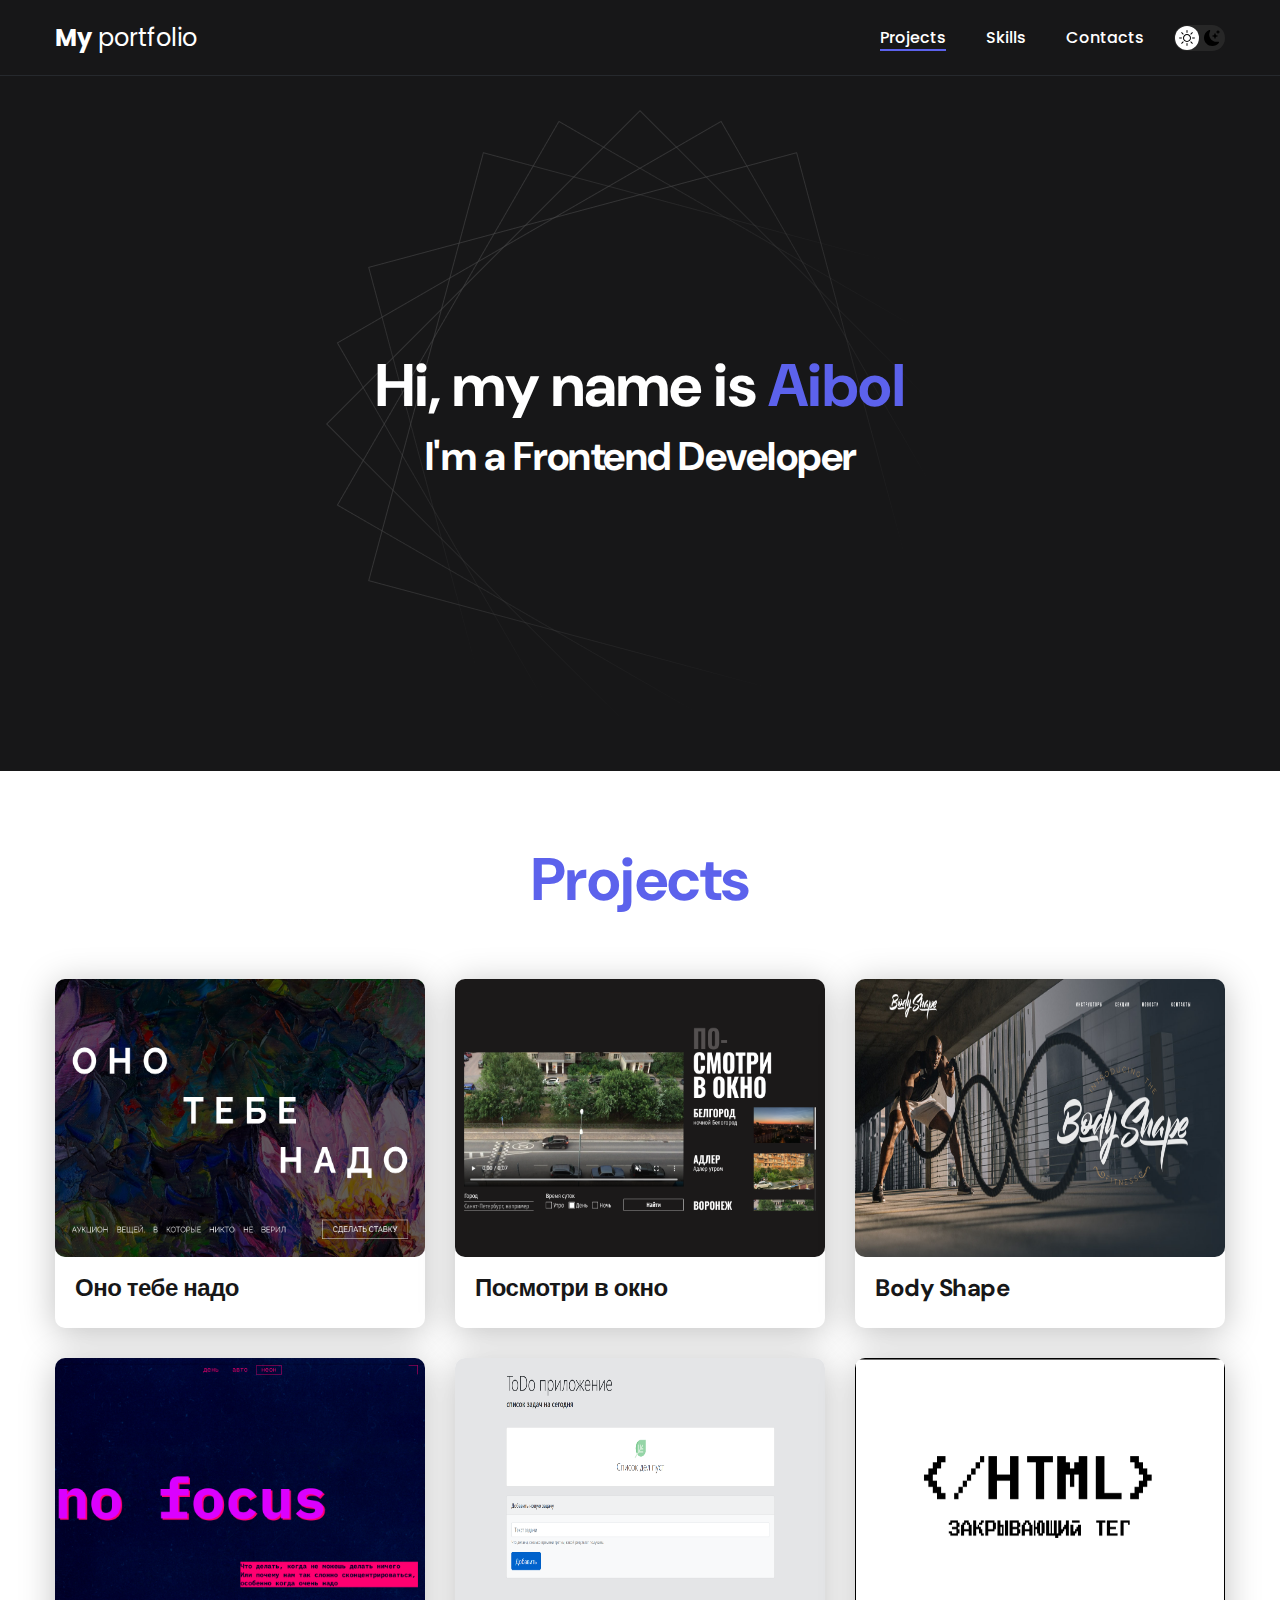
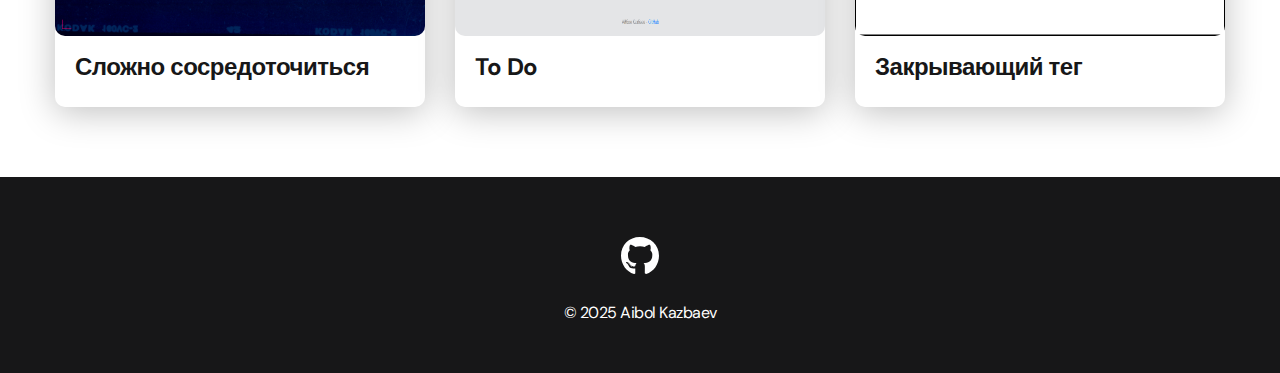
<file: index.html>
<!DOCTYPE html>
<html lang="en">
  <head>
    <meta charset="UTF-8" />
    <meta http-equiv="X-UA-Compatible" content="IE=edge" />
    <meta name="viewport" content="width=device-width, initial-scale=1.0" />
    <title>My portfolio</title>
    <link rel="stylesheet" href="./styles/main.css" />
  </head>
  <body>
    <nav class="nav">
      <div class="container">
        <div class="nav-row">
          <a href="./index.html" class="logo"><strong>My</strong> portfolio</a>

          <button class="dark-mode-btn">
            <img
              src="./images/icons/sun.svg"
              alt="Light mode"
              class="dark-mode-btn__icon"
            />
            <img
              src="./images/icons/moon.svg"
              alt="Dark mode"
              class="dark-mode-btn__icon"
            />
          </button>

          <ul class="nav-list">
            <li class="nav-list__item">
              <a
                href="./#projects"
                class="nav-list__link nav-list__link--active"
                >Projects</a
              >
            </li>
            <li class="nav-list__item">
              <a href="./pages/skills.html" class="nav-list__link">Skills</a>
            </li>
            <li class="nav-list__item">
              <a href="./pages/contacts.html" class="nav-list__link"
                >Contacts</a
              >
            </li>
          </ul>
        </div>
      </div>
    </nav>

    <header class="header">
      <div class="header__wrapper">
        <h1 class="header__title">
          <strong>Hi, my name is <em>Aibol</em></strong
          ><br />
          I'm a Frontend Developer
        </h1>
      </div>
    </header>

    <main class="section" id="projects">
      <div class="container">
        <h2 class="title-1">Projects</h2>
        <ul class="projects">
          <li class="project">
            <a href="./pages/projects/ono-tebe-nado.html">
              <img
                src="./images/projects/ono-tebe-nado.png"
                alt="Project img"
                class="project__img"
              />
              <h3 class="project__title">Оно тебе надо</h3>
            </a>
          </li>
          <li class="project">
            <a href="./pages/projects/posmotri-v-okno.html">
              <img
                src="./images/projects/posmotri-v-okno.png"
                alt="Project img"
                class="project__img"
              />
              <h3 class="project__title">Посмотри в окно</h3>
            </a>
          </li>
          <li class="project">
            <a href="./pages/projects/body-shape.html">
              <img
                src="./images/projects/body-shape.png"
                alt="Project img"
                class="project__img"
              />
              <h3 class="project__title">Body Shape</h3>
            </a>
          </li>

          <li class="project">
            <a href="./pages/projects/slozhno-sosredotochitsya.html">
              <img
                src="./images/projects/slozhno-sosredotochitsya.png"
                alt="Project img"
                class="project__img"
              />
              <h3 class="project__title">Сложно сосредоточиться</h3>
            </a>
          </li>
          <li class="project">
            <a href="./pages/projects/to-do.html">
              <img
                src="./images/projects/to-do.png"
                alt="Project img"
                class="project__img"
              />
              <h3 class="project__title">To Do</h3>
            </a>
          </li>
          <li class="project">
            <a href="./pages/projects/zakrivayuschiy-teg.html">
              <img
                src="./images/projects/zakrivayuschiy-teg.png"
                alt="Project img"
                class="project__img"
              />
              <h3 class="project__title">Закрывающий тег</h3>
            </a>
          </li>
        </ul>
      </div>
    </main>

    <footer class="footer">
      <div class="container">
        <div class="footer__wrapper">
          <ul class="social">
            <li class="social__item">
              <a href="https://github.com/A160L" target="_blank"
                ><img src="./images/icons/gitHub.svg" alt="Link"
              /></a>
            </li>
          </ul>
          <div class="copyright">
            <p>© 2025 Aibol Kazbaev</p>
          </div>
        </div>
      </div>
    </footer>

    <script src="./scripts/script.js"></script>
  </body>
</html>
</file>
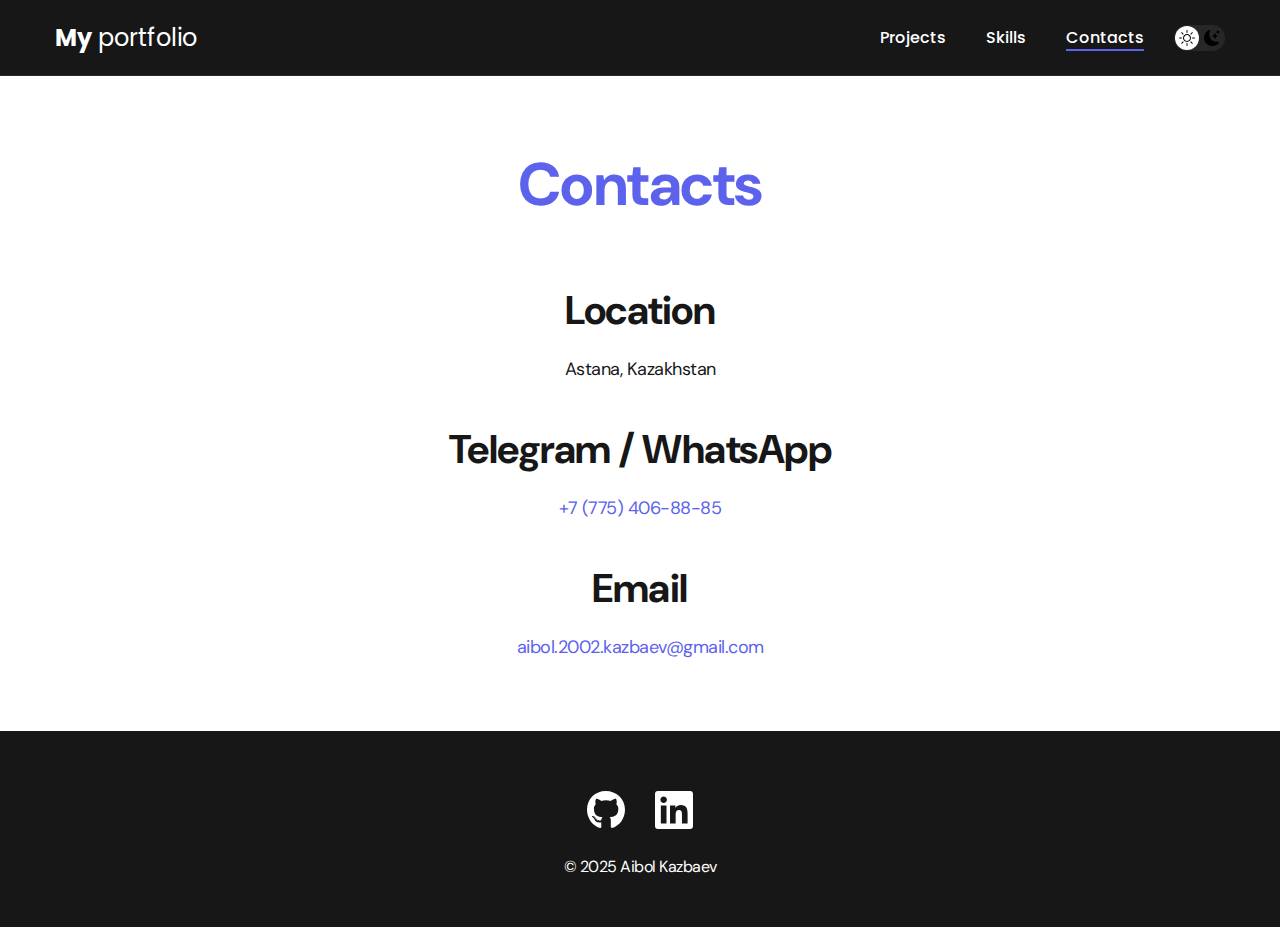
<file: contacts.html>
<!DOCTYPE html>
<html lang="en">
  <head>
    <meta charset="UTF-8" />
    <meta http-equiv="X-UA-Compatible" content="IE=edge" />
    <meta name="viewport" content="width=device-width, initial-scale=1.0" />
    <title>My portfolio</title>
    <link rel="stylesheet" href="./css/main.css" />
  </head>
  <body>
    <nav class="nav">
      <div class="container">
        <div class="nav-row">
          <a href="./index.html" class="logo"><strong>My</strong> portfolio</a>

          <button class="dark-mode-btn">
            <img
              src="./img/icons/sun.svg"
              alt="Light mode"
              class="dark-mode-btn__icon"
            />
            <img
              src="./img/icons/moon.svg"
              alt="Dark mode"
              class="dark-mode-btn__icon"
            />
          </button>

          <ul class="nav-list">
            <li class="nav-list__item">
              <a href="./index.html" class="nav-list__link">Projects</a>
            </li>
            <li class="nav-list__item">
              <a href="./skills.html" class="nav-list__link">Skills</a>
            </li>
            <li class="nav-list__item">
              <a
                href="./contacts.html"
                class="nav-list__link nav-list__link--active"
                >Contacts</a
              >
            </li>
          </ul>
        </div>
      </div>
    </nav>

    <main class="section">
      <div class="container">
        <h1 class="title-1">Contacts</h1>

        <ul class="content-list">
          <li class="content-list__item">
            <h2 class="title-2">Location</h2>
            <p>Astana, Kazakhstan</p>
          </li>
          <li class="content-list__item">
            <h2 class="title-2">Telegram / WhatsApp</h2>
            <p><a href="tel:+77754068885">+7 (775) 406-88-85</a></p>
          </li>
          <li class="content-list__item">
            <h2 class="title-2">Email</h2>
            <p>
              <a href="mailto:aibol.2002.kazbaev@gmail.com"
                >aibol.2002.kazbaev@gmail.com</a
              >
            </p>
          </li>
        </ul>
      </div>
    </main>

    <footer class="footer">
      <div class="container">
        <div class="footer__wrapper">
          <ul class="social">
            <li class="social__item">
              <a href="https://github.com/A160L" target="_blank"
                ><img src="./img/icons/gitHub.svg" alt="Link"
              /></a>
            </li>
            <li class="social__item">
              <a
                href="https://youtu.be/dQw4w9WgXcQ?si=ge_PiVkG1jL6ZrTA"
                target="_blank"
                ><img src="./img/icons/linkedIn.svg" alt="Link"
              /></a>
            </li>
          </ul>
          <div class="copyright">
            <p>© 2025 Aibol Kazbaev</p>
          </div>
        </div>
      </div>
    </footer>

    <script src="./js/main.js"></script>
  </body>
</html>
</file>
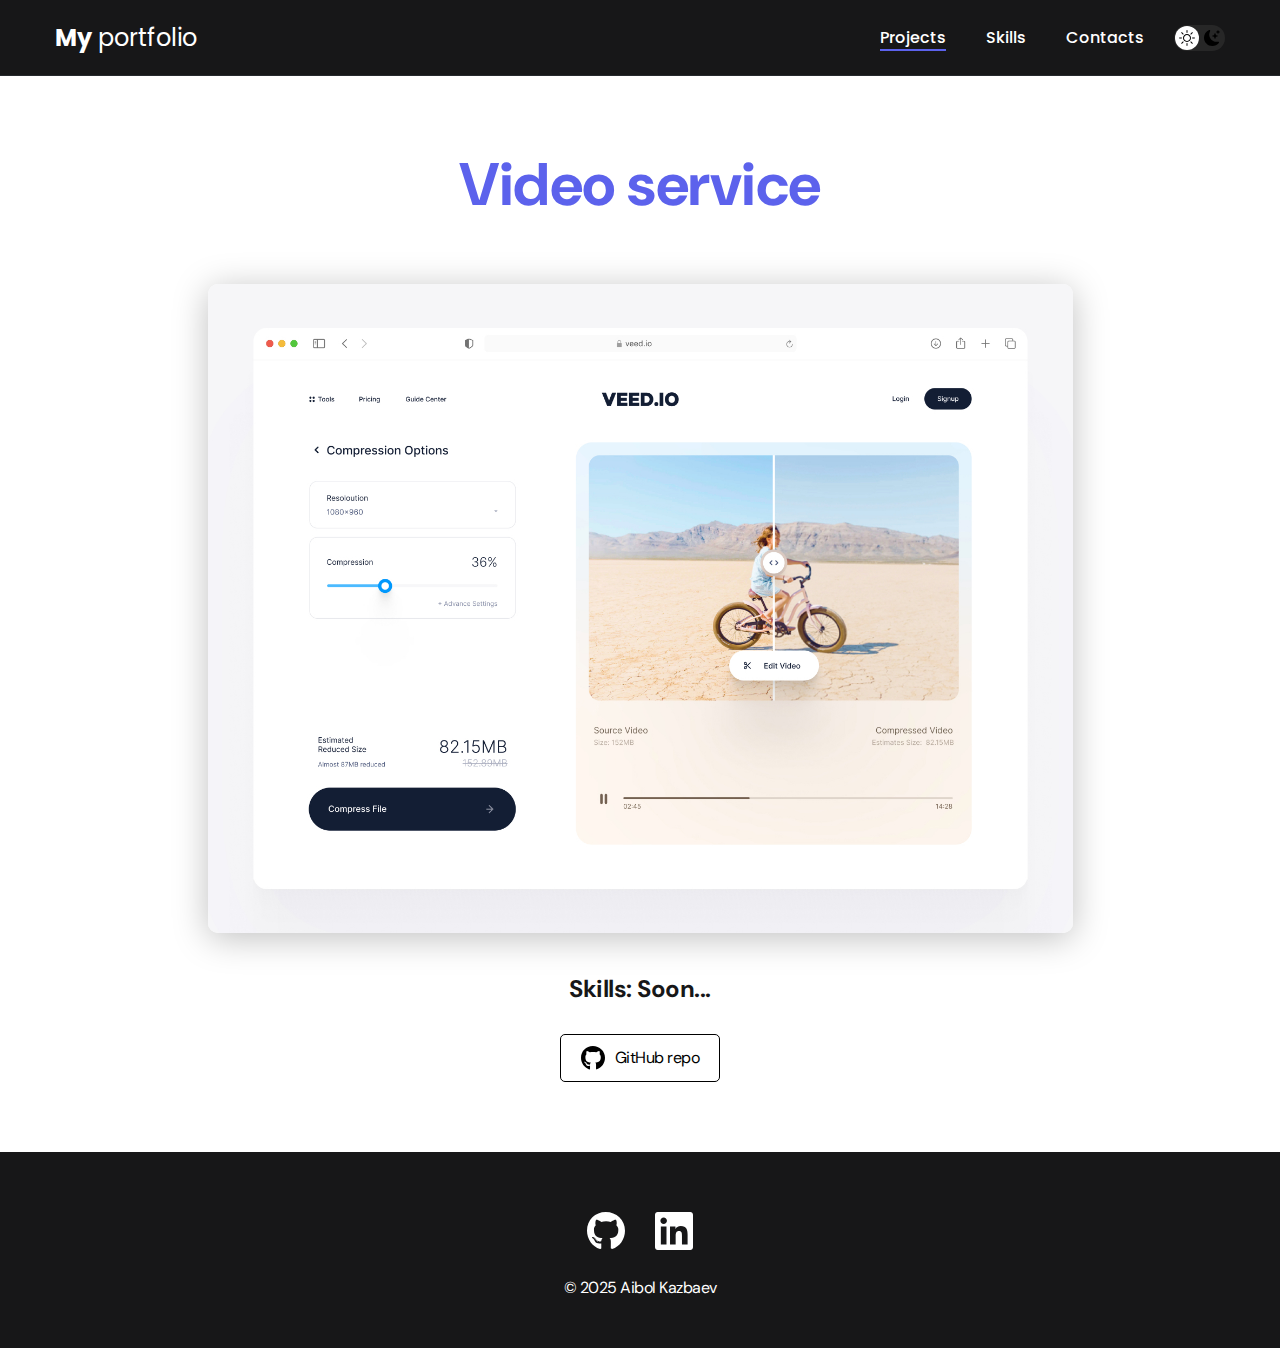
<file: project-page.html>
<!DOCTYPE html>
<html lang="en">
  <head>
    <meta charset="UTF-8" />
    <meta http-equiv="X-UA-Compatible" content="IE=edge" />
    <meta name="viewport" content="width=device-width, initial-scale=1.0" />
    <title>My portfolio</title>
    <link rel="stylesheet" href="./css/main.css" />
  </head>
  <body>
    <nav class="nav">
      <div class="container">
        <div class="nav-row">
          <a href="./index.html" class="logo"><strong>My</strong> portfolio</a>

          <button class="dark-mode-btn">
            <img
              src="./img/icons/sun.svg"
              alt="Light mode"
              class="dark-mode-btn__icon"
            />
            <img
              src="./img/icons/moon.svg"
              alt="Dark mode"
              class="dark-mode-btn__icon"
            />
          </button>

          <ul class="nav-list">
            <li class="nav-list__item">
              <a
                href="./index.html"
                class="nav-list__link nav-list__link--active"
                >Projects</a
              >
            </li>
            <li class="nav-list__item">
              <a href="./skills.html" class="nav-list__link">Skills</a>
            </li>
            <li class="nav-list__item">
              <a href="./contacts.html" class="nav-list__link">Contacts</a>
            </li>
          </ul>
        </div>
      </div>
    </nav>

    <main class="section">
      <div class="container">
        <div class="project-details">
          <h1 class="title-1">Video service</h1>

          <img
            src="./img/projects/02-big.jpg"
            alt=""
            class="project-details__cover"
          />

          <div class="project-details__desc">
            <p>Skills: Soon...</p>
          </div>

          <a
            href="https://github.com/A160L"
            class="btn-outline"
            target="_blank"
          >
            <img src="./img/icons/gitHub-black.svg" alt="" />
            GitHub repo
          </a>
        </div>
      </div>
    </main>

    <footer class="footer">
      <div class="container">
        <div class="footer__wrapper">
          <ul class="social">
            <li class="social__item">
              <a href="https://github.com/A160L" target="_blank"
                ><img src="./img/icons/gitHub.svg" alt="Link"
              /></a>
            </li>
            <li class="social__item">
              <a
                href="https://youtu.be/dQw4w9WgXcQ?si=ge_PiVkG1jL6ZrTA"
                target="_blank"
                ><img src="./img/icons/linkedIn.svg" alt="Link"
              /></a>
            </li>
          </ul>
          <div class="copyright">
            <p>© 2025 Aibol Kazbaev</p>
          </div>
        </div>
      </div>
    </footer>

    <script src="./js/main.js"></script>
  </body>
</html>
</file>
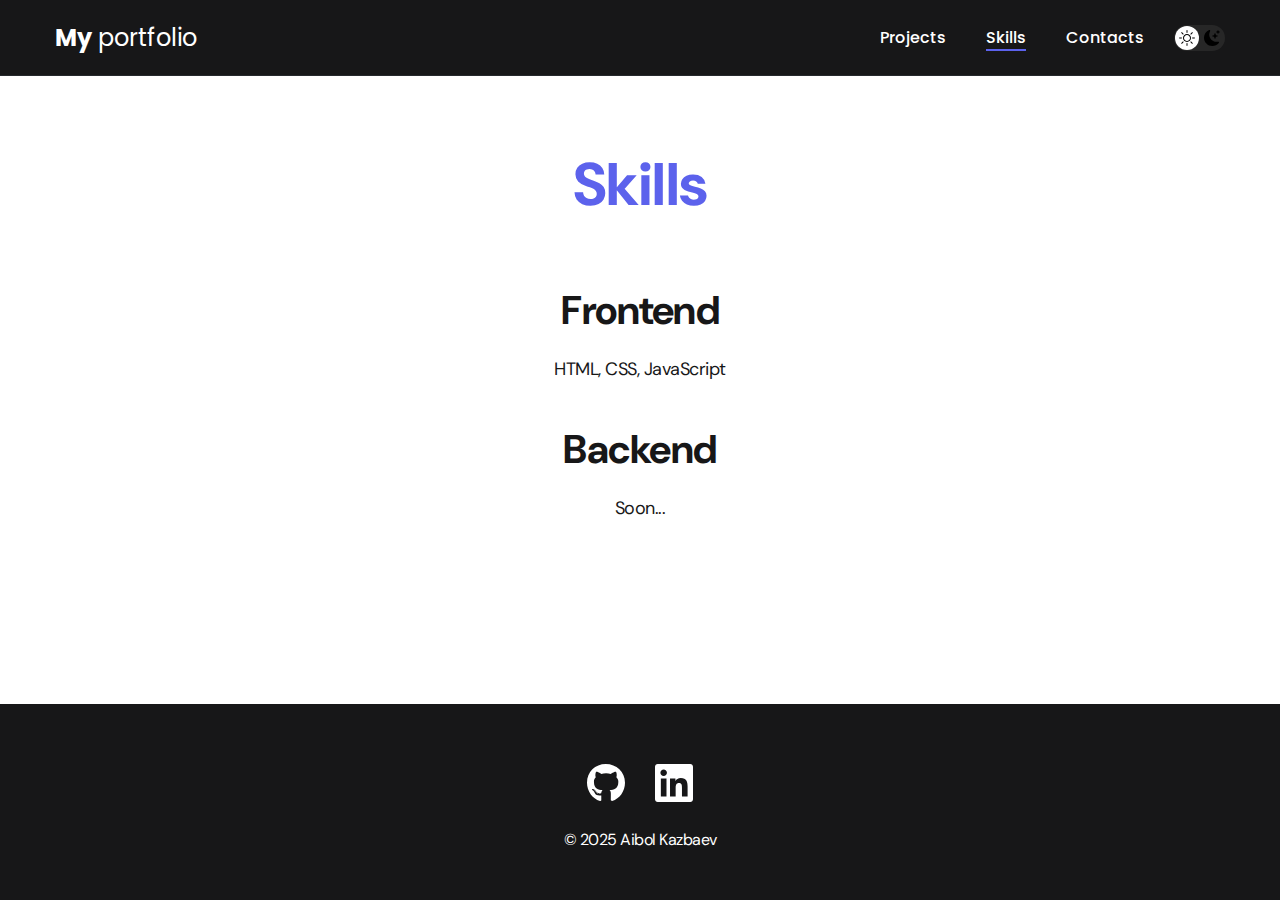
<file: skills.html>
<!DOCTYPE html>
<html lang="en">
  <head>
    <meta charset="UTF-8" />
    <meta http-equiv="X-UA-Compatible" content="IE=edge" />
    <meta name="viewport" content="width=device-width, initial-scale=1.0" />
    <title>My portfolio</title>
    <link rel="stylesheet" href="./css/main.css" />
  </head>
  <body>
    <nav class="nav">
      <div class="container">
        <div class="nav-row">
          <a href="./index.html" class="logo"><strong>My</strong> portfolio</a>

          <button class="dark-mode-btn">
            <img
              src="./img/icons/sun.svg"
              alt="Light mode"
              class="dark-mode-btn__icon"
            />
            <img
              src="./img/icons/moon.svg"
              alt="Dark mode"
              class="dark-mode-btn__icon"
            />
          </button>

          <ul class="nav-list">
            <li class="nav-list__item">
              <a href="./index.html" class="nav-list__link">Projects</a>
            </li>
            <li class="nav-list__item">
              <a
                href="./skills.html"
                class="nav-list__link nav-list__link--active"
                >Skills</a
              >
            </li>
            <li class="nav-list__item">
              <a href="./contacts.html" class="nav-list__link">Contacts</a>
            </li>
          </ul>
        </div>
      </div>
    </nav>

    <main class="section">
      <div class="container">
        <h1 class="title-1">Skills</h1>

        <ul class="content-list">
          <li class="content-list__item">
            <h2 class="title-2">Frontend</h2>
            <p>HTML, CSS, JavaScript</p>
          </li>
          <li class="content-list__item">
            <h2 class="title-2">Backend</h2>
            <p>Soon...</p>
          </li>
        </ul>
      </div>
    </main>

    <footer class="footer">
      <div class="container">
        <div class="footer__wrapper">
          <ul class="social">
            <li class="social__item">
              <a href="https://github.com/A160L" target="_blank"
                ><img src="./img/icons/gitHub.svg" alt="Link"
              /></a>
            </li>
            <li class="social__item">
              <a
                href="https://youtu.be/dQw4w9WgXcQ?si=ge_PiVkG1jL6ZrTA"
                target="_blank"
                ><img src="./img/icons/linkedIn.svg" alt="Link"
              /></a>
            </li>
          </ul>
          <div class="copyright">
            <p>© 2025 Aibol Kazbaev</p>
          </div>
        </div>
      </div>
    </footer>

    <script src="./js/main.js"></script>
  </body>
</html>
</file>
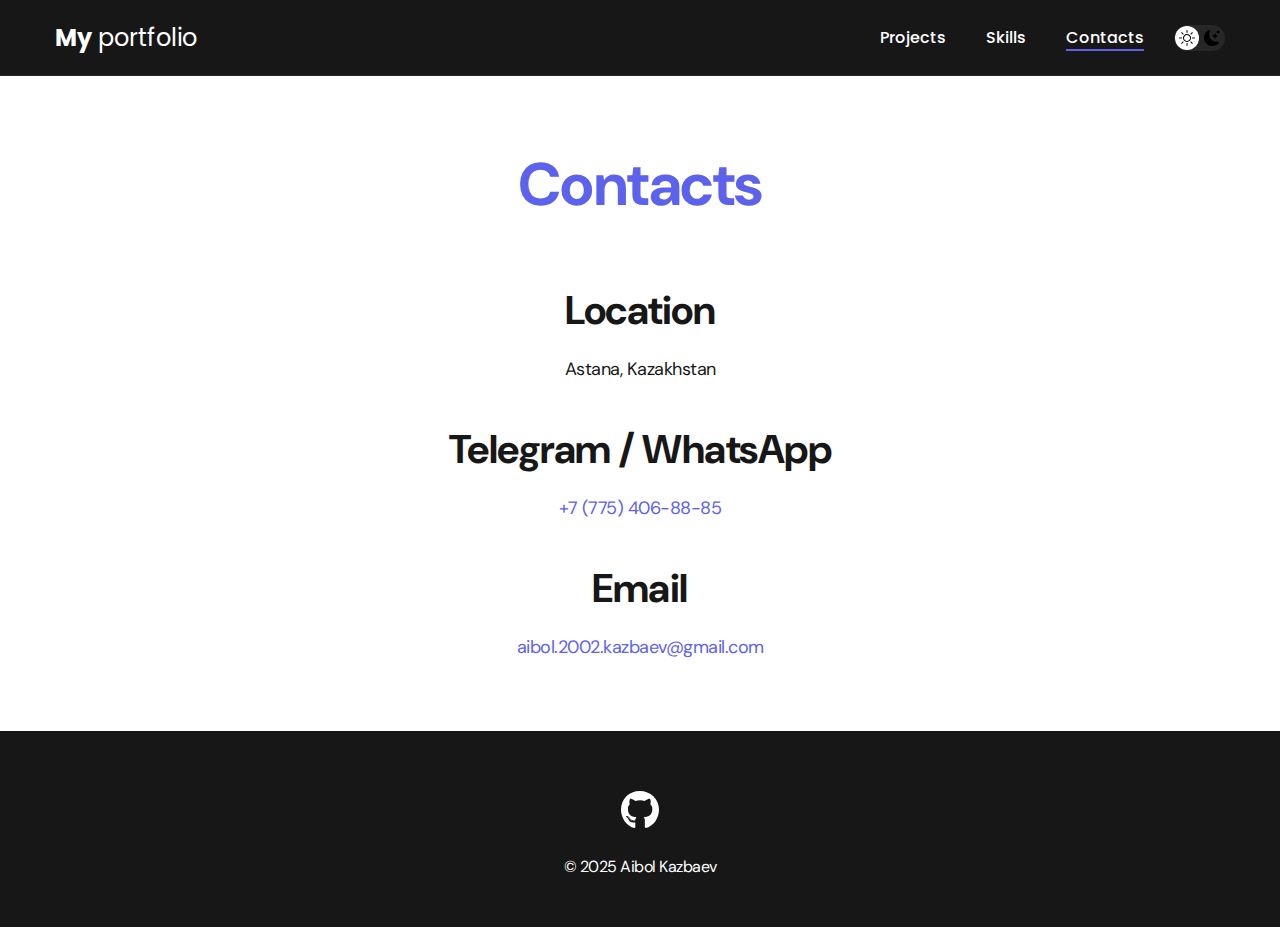
<file: pages/contacts.html>
<!DOCTYPE html>
<html lang="en">
  <head>
    <meta charset="UTF-8" />
    <meta http-equiv="X-UA-Compatible" content="IE=edge" />
    <meta name="viewport" content="width=device-width, initial-scale=1.0" />
    <title>My portfolio</title>
    <link rel="stylesheet" href="./../styles/main.css" />
  </head>
  <body>
    <nav class="nav">
      <div class="container">
        <div class="nav-row">
          <a href="./../index.html" class="logo"
            ><strong>My</strong> portfolio</a
          >

          <button class="dark-mode-btn">
            <img
              src="./../images/icons/sun.svg"
              alt="Light mode"
              class="dark-mode-btn__icon"
            />
            <img
              src="./../images/icons/moon.svg"
              alt="Dark mode"
              class="dark-mode-btn__icon"
            />
          </button>

          <ul class="nav-list">
            <li class="nav-list__item">
              <a href="./../index.html" class="nav-list__link">Projects</a>
            </li>
            <li class="nav-list__item">
              <a href="./skills.html" class="nav-list__link">Skills</a>
            </li>
            <li class="nav-list__item">
              <a
                href="./contacts.html"
                class="nav-list__link nav-list__link--active"
                >Contacts</a
              >
            </li>
          </ul>
        </div>
      </div>
    </nav>

    <main class="section">
      <div class="container">
        <h1 class="title-1">Contacts</h1>

        <ul class="content-list">
          <li class="content-list__item">
            <h2 class="title-2">Location</h2>
            <p>Astana, Kazakhstan</p>
          </li>
          <li class="content-list__item">
            <h2 class="title-2">Telegram / WhatsApp</h2>
            <p><a href="tel:+77754068885">+7 (775) 406-88-85</a></p>
          </li>
          <li class="content-list__item">
            <h2 class="title-2">Email</h2>
            <p>
              <a href="mailto:aibol.2002.kazbaev@gmail.com"
                >aibol.2002.kazbaev@gmail.com</a
              >
            </p>
          </li>
        </ul>
      </div>
    </main>

    <footer class="footer">
      <div class="container">
        <div class="footer__wrapper">
          <ul class="social">
            <li class="social__item">
              <a href="https://github.com/A160L" target="_blank"
                ><img src="./../images/icons/gitHub.svg" alt="Link"
              /></a>
            </li>
          </ul>
          <div class="copyright">
            <p>© 2025 Aibol Kazbaev</p>
          </div>
        </div>
      </div>
    </footer>

    <script src="./../scripts/script.js"></script>
  </body>
</html>
</file>
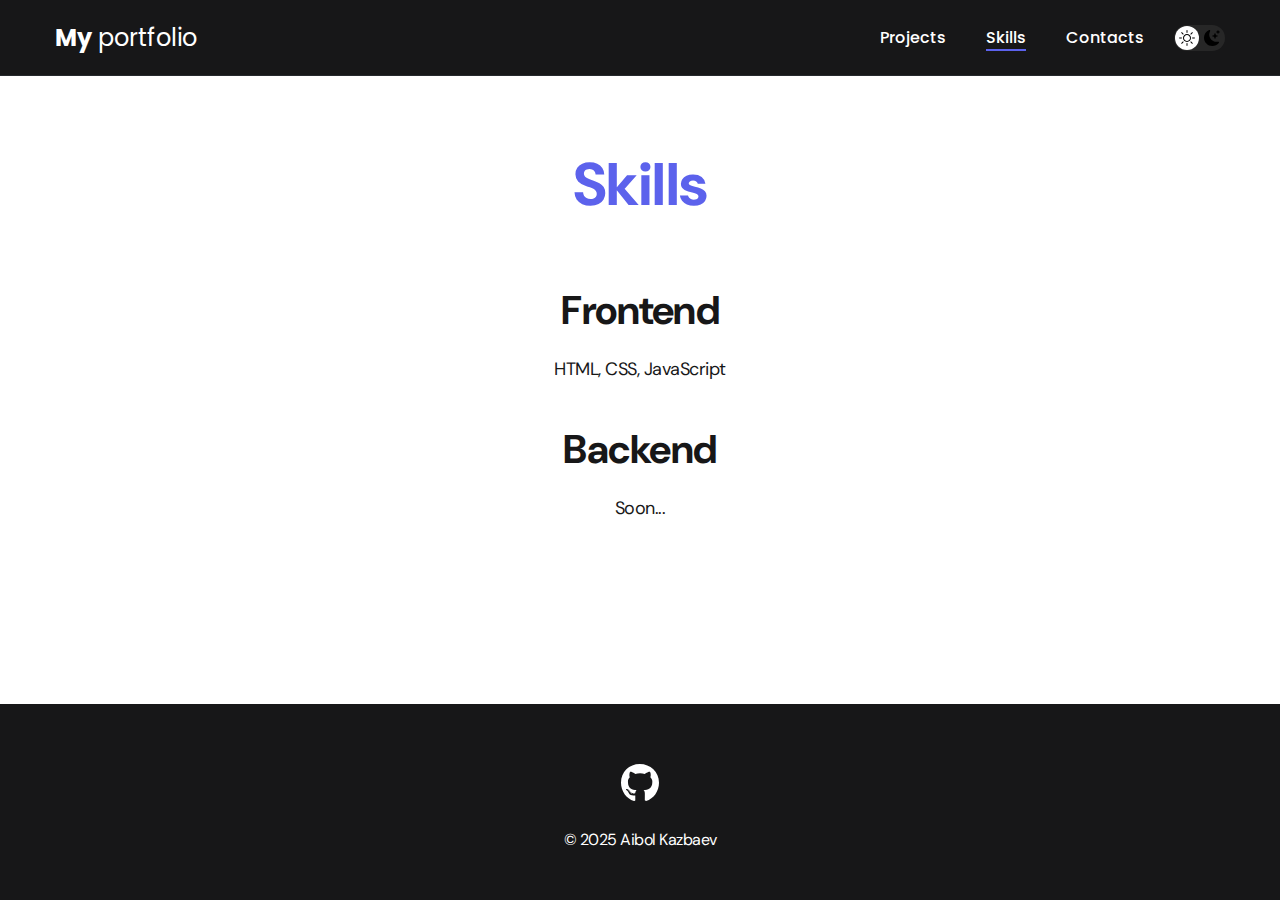
<file: pages/skills.html>
<!DOCTYPE html>
<html lang="en">
  <head>
    <meta charset="UTF-8" />
    <meta http-equiv="X-UA-Compatible" content="IE=edge" />
    <meta name="viewport" content="width=device-width, initial-scale=1.0" />
    <title>My portfolio</title>
    <link rel="stylesheet" href="./../styles/main.css" />
  </head>
  <body>
    <nav class="nav">
      <div class="container">
        <div class="nav-row">
          <a href="./../index.html" class="logo"
            ><strong>My</strong> portfolio</a
          >

          <button class="dark-mode-btn">
            <img
              src="./../images/icons/sun.svg"
              alt="Light mode"
              class="dark-mode-btn__icon"
            />
            <img
              src="./../images/icons/moon.svg"
              alt="Dark mode"
              class="dark-mode-btn__icon"
            />
          </button>

          <ul class="nav-list">
            <li class="nav-list__item">
              <a href="./../#projects" class="nav-list__link">Projects</a>
            </li>
            <li class="nav-list__item">
              <a
                href="./skills.html"
                class="nav-list__link nav-list__link--active"
                >Skills</a
              >
            </li>
            <li class="nav-list__item">
              <a href="./contacts.html" class="nav-list__link">Contacts</a>
            </li>
          </ul>
        </div>
      </div>
    </nav>

    <main class="section">
      <div class="container">
        <h1 class="title-1">Skills</h1>

        <ul class="content-list">
          <li class="content-list__item">
            <h2 class="title-2">Frontend</h2>
            <p>HTML, CSS, JavaScript</p>
          </li>
          <li class="content-list__item">
            <h2 class="title-2">Backend</h2>
            <p>Soon...</p>
          </li>
        </ul>
      </div>
    </main>

    <footer class="footer">
      <div class="container">
        <div class="footer__wrapper">
          <ul class="social">
            <li class="social__item">
              <a href="https://github.com/A160L" target="_blank"
                ><img src="./../images/icons/gitHub.svg" alt="Link"
              /></a>
            </li>
          </ul>
          <div class="copyright">
            <p>© 2025 Aibol Kazbaev</p>
          </div>
        </div>
      </div>
    </footer>

    <script src="./../scripts/script.js"></script>
  </body>
</html>
</file>
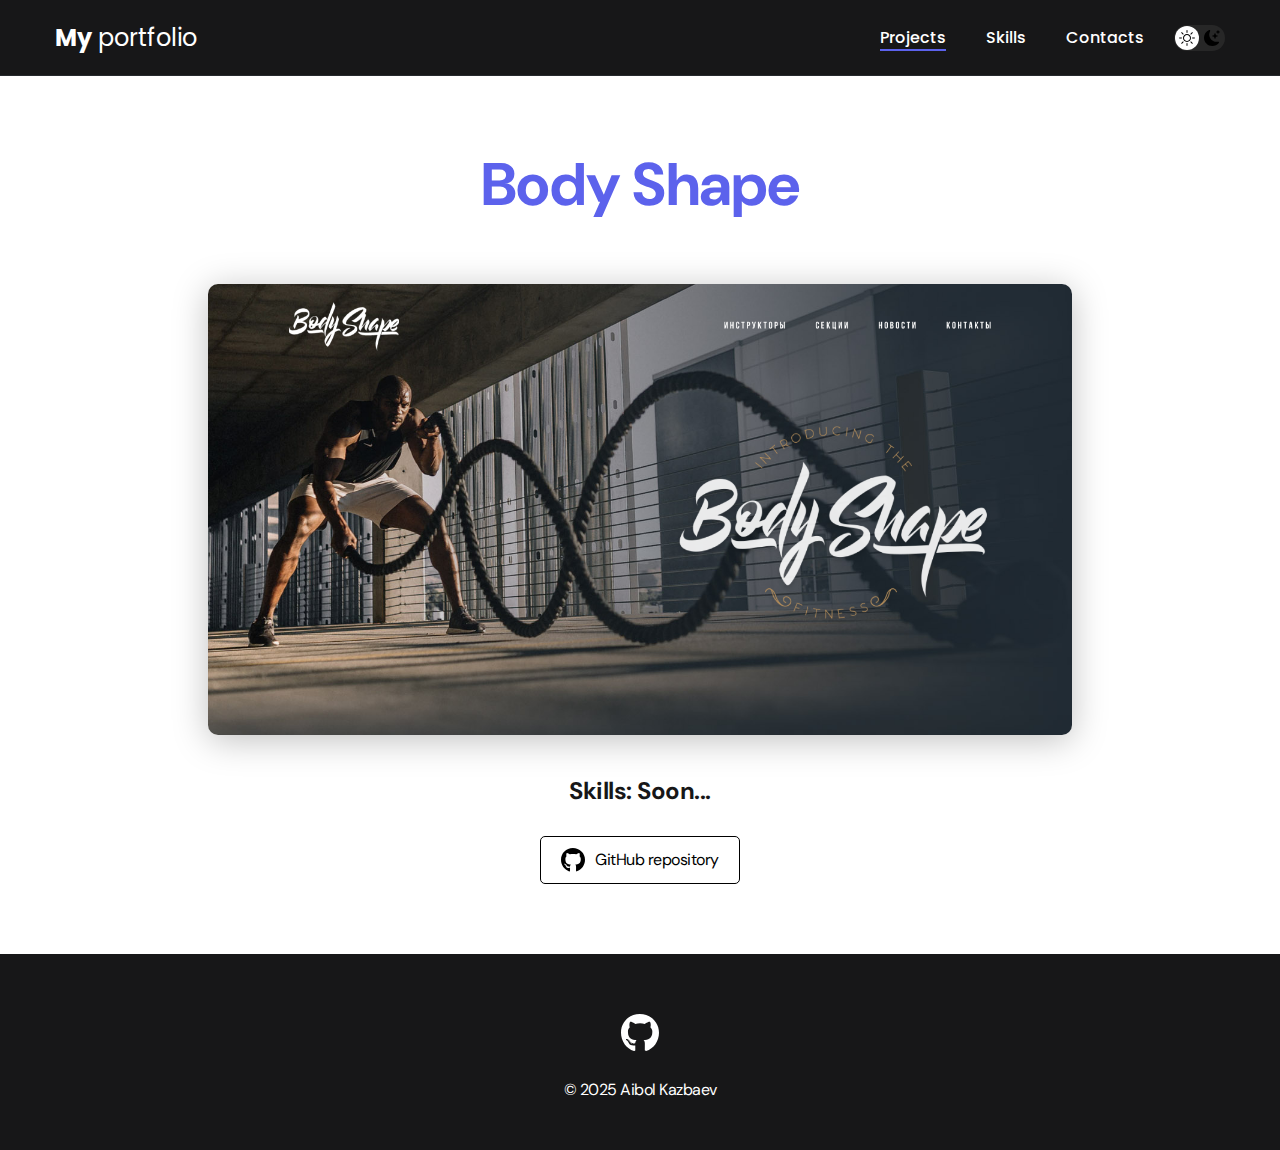
<file: pages/projects/body-shape.html>
<!DOCTYPE html>
<html lang="en">
  <head>
    <meta charset="UTF-8" />
    <meta http-equiv="X-UA-Compatible" content="IE=edge" />
    <meta name="viewport" content="width=device-width, initial-scale=1.0" />
    <title>My portfolio</title>
    <link rel="stylesheet" href="./../../styles/main.css" />
  </head>
  <body>
    <nav class="nav">
      <div class="container">
        <div class="nav-row">
          <a href="./../../index.html" class="logo"
            ><strong>My</strong> portfolio</a
          >

          <button class="dark-mode-btn">
            <img
              src="./../../images/icons/sun.svg"
              alt="Light mode"
              class="dark-mode-btn__icon"
            />
            <img
              src="./../../images/icons/moon.svg"
              alt="Dark mode"
              class="dark-mode-btn__icon"
            />
          </button>

          <ul class="nav-list">
            <li class="nav-list__item">
              <a
                href="./../../#projects"
                class="nav-list__link nav-list__link--active"
                >Projects</a
              >
            </li>
            <li class="nav-list__item">
              <a href="./../skills.html" class="nav-list__link">Skills</a>
            </li>
            <li class="nav-list__item">
              <a href="./../contacts.html" class="nav-list__link">Contacts</a>
            </li>
          </ul>
        </div>
      </div>
    </nav>

    <main class="section">
      <div class="container">
        <div class="project-details">
          <h1 class="title-1">Body Shape</h1>

          <a href="https://a160l.github.io/body-shape/" target="_blank">
            <img
              src="./../../images/projects/body-shape.png"
              alt=""
              class="project-details__cover"
            />
          </a>

          <div class="project-details__desc">
            <p>Skills: Soon...</p>
          </div>

          <a
            href="https://github.com/A160L"
            class="btn-outline"
            target="_blank"
          >
            <img src="./../../images/icons/gitHub-black.svg" alt="" />
            GitHub repository
          </a>
        </div>
      </div>
    </main>

    <footer class="footer">
      <div class="container">
        <div class="footer__wrapper">
          <ul class="social">
            <li class="social__item">
              <a href="https://github.com/A160L" target="_blank"
                ><img src="./../../images/icons/gitHub.svg" alt="Link"
              /></a>
            </li>
          </ul>
          <div class="copyright">
            <p>© 2025 Aibol Kazbaev</p>
          </div>
        </div>
      </div>
    </footer>

    <script src="./../../scripts/script.js"></script>
  </body>
</html>
</file>
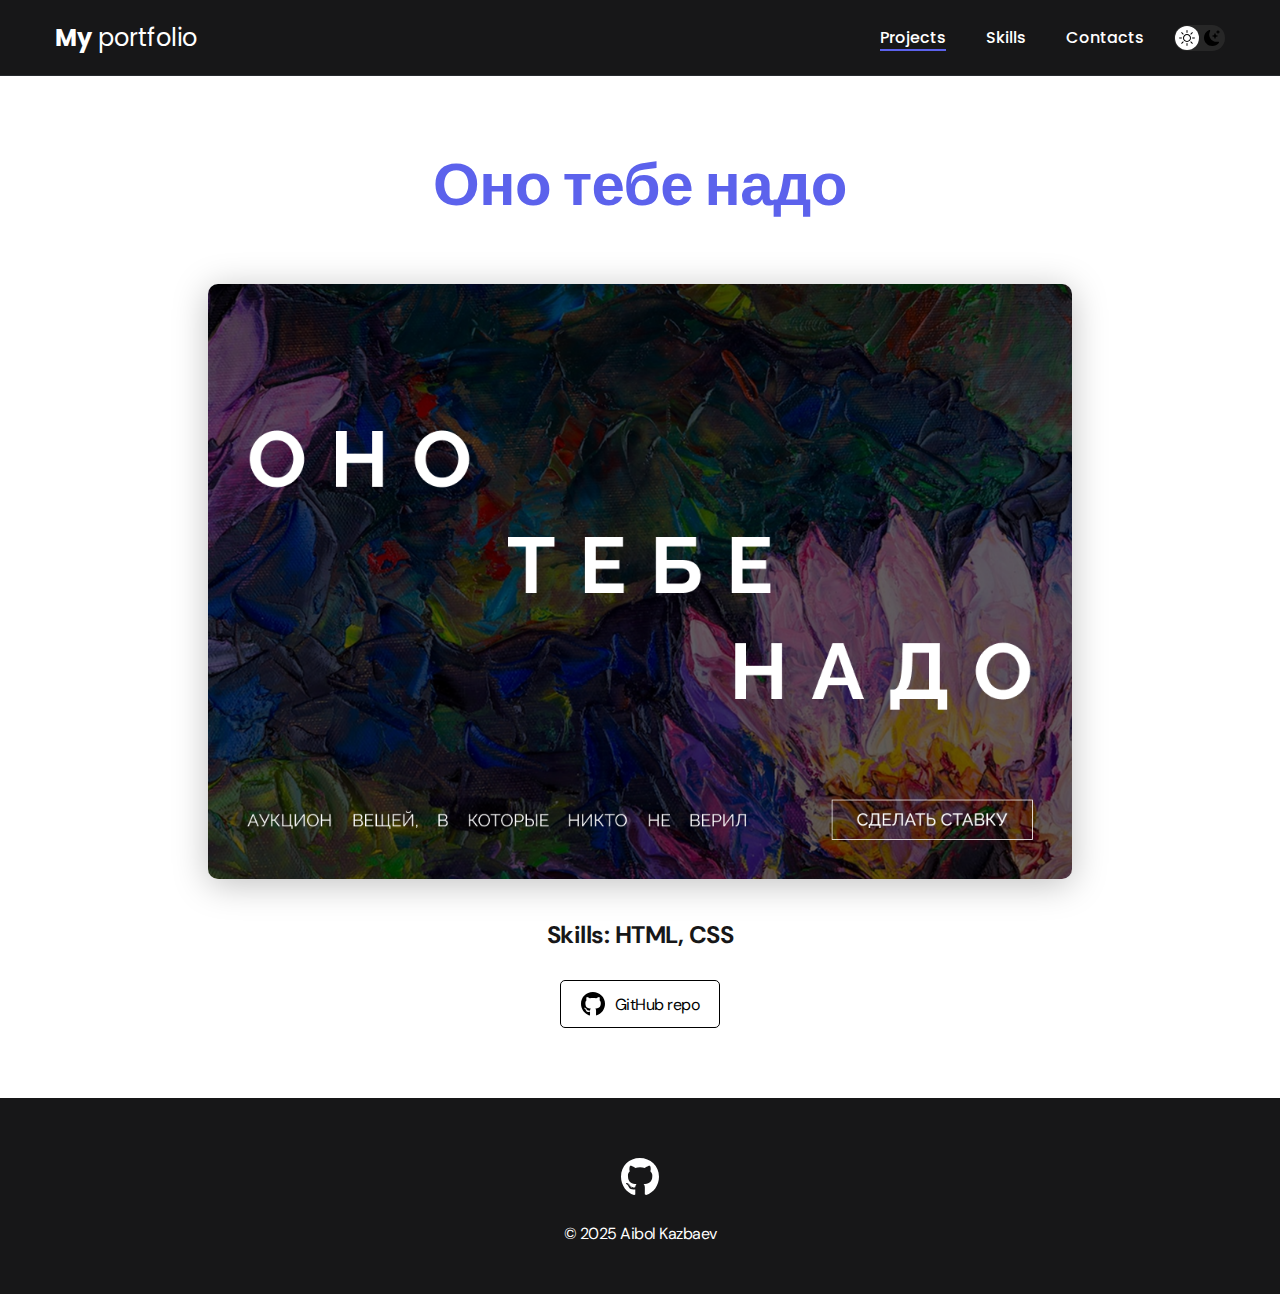
<file: pages/projects/ono-tebe-nado.html>
<!DOCTYPE html>
<html lang="en">
  <head>
    <meta charset="UTF-8" />
    <meta http-equiv="X-UA-Compatible" content="IE=edge" />
    <meta name="viewport" content="width=device-width, initial-scale=1.0" />
    <title>My portfolio</title>
    <link rel="stylesheet" href="./../../styles/main.css" />
  </head>
  <body>
    <nav class="nav">
      <div class="container">
        <div class="nav-row">
          <a href="./../../index.html" class="logo"
            ><strong>My</strong> portfolio</a
          >

          <button class="dark-mode-btn">
            <img
              src="./../../images/icons/sun.svg"
              alt="Light mode"
              class="dark-mode-btn__icon"
            />
            <img
              src="./../../images/icons/moon.svg"
              alt="Dark mode"
              class="dark-mode-btn__icon"
            />
          </button>

          <ul class="nav-list">
            <li class="nav-list__item">
              <a
                href="./../../index.html"
                class="nav-list__link nav-list__link--active"
                >Projects</a
              >
            </li>
            <li class="nav-list__item">
              <a href="./../skills.html" class="nav-list__link">Skills</a>
            </li>
            <li class="nav-list__item">
              <a href="./../contacts.html" class="nav-list__link">Contacts</a>
            </li>
          </ul>
        </div>
      </div>
    </nav>

    <main class="section">
      <div class="container">
        <div class="project-details">
          <h1 class="title-1">Оно тебе надо</h1>
          <a href="https://a160l.github.io/ono-tebe-nado/" target="_blank">
            <img
              src="./../../images/projects/ono-tebe-nado.png"
              alt=""
              class="project-details__cover"
            />
          </a>

          <div class="project-details__desc">
            <p>Skills: HTML, CSS</p>
          </div>

          <a
            href="https://github.com/A160L/ono-tebe-nado"
            class="btn-outline"
            target="_blank"
          >
            <img src="./../../images/icons/gitHub-black.svg" alt="" />
            GitHub repo
          </a>
        </div>
      </div>
    </main>

    <footer class="footer">
      <div class="container">
        <div class="footer__wrapper">
          <ul class="social">
            <li class="social__item">
              <a href="https://github.com/A160L" target="_blank"
                ><img src="./../../images/icons/gitHub.svg" alt="Link"
              /></a>
            </li>
          </ul>
          <div class="copyright">
            <p>© 2025 Aibol Kazbaev</p>
          </div>
        </div>
      </div>
    </footer>

    <script src="./../../scripts/script.js"></script>
  </body>
</html>
</file>
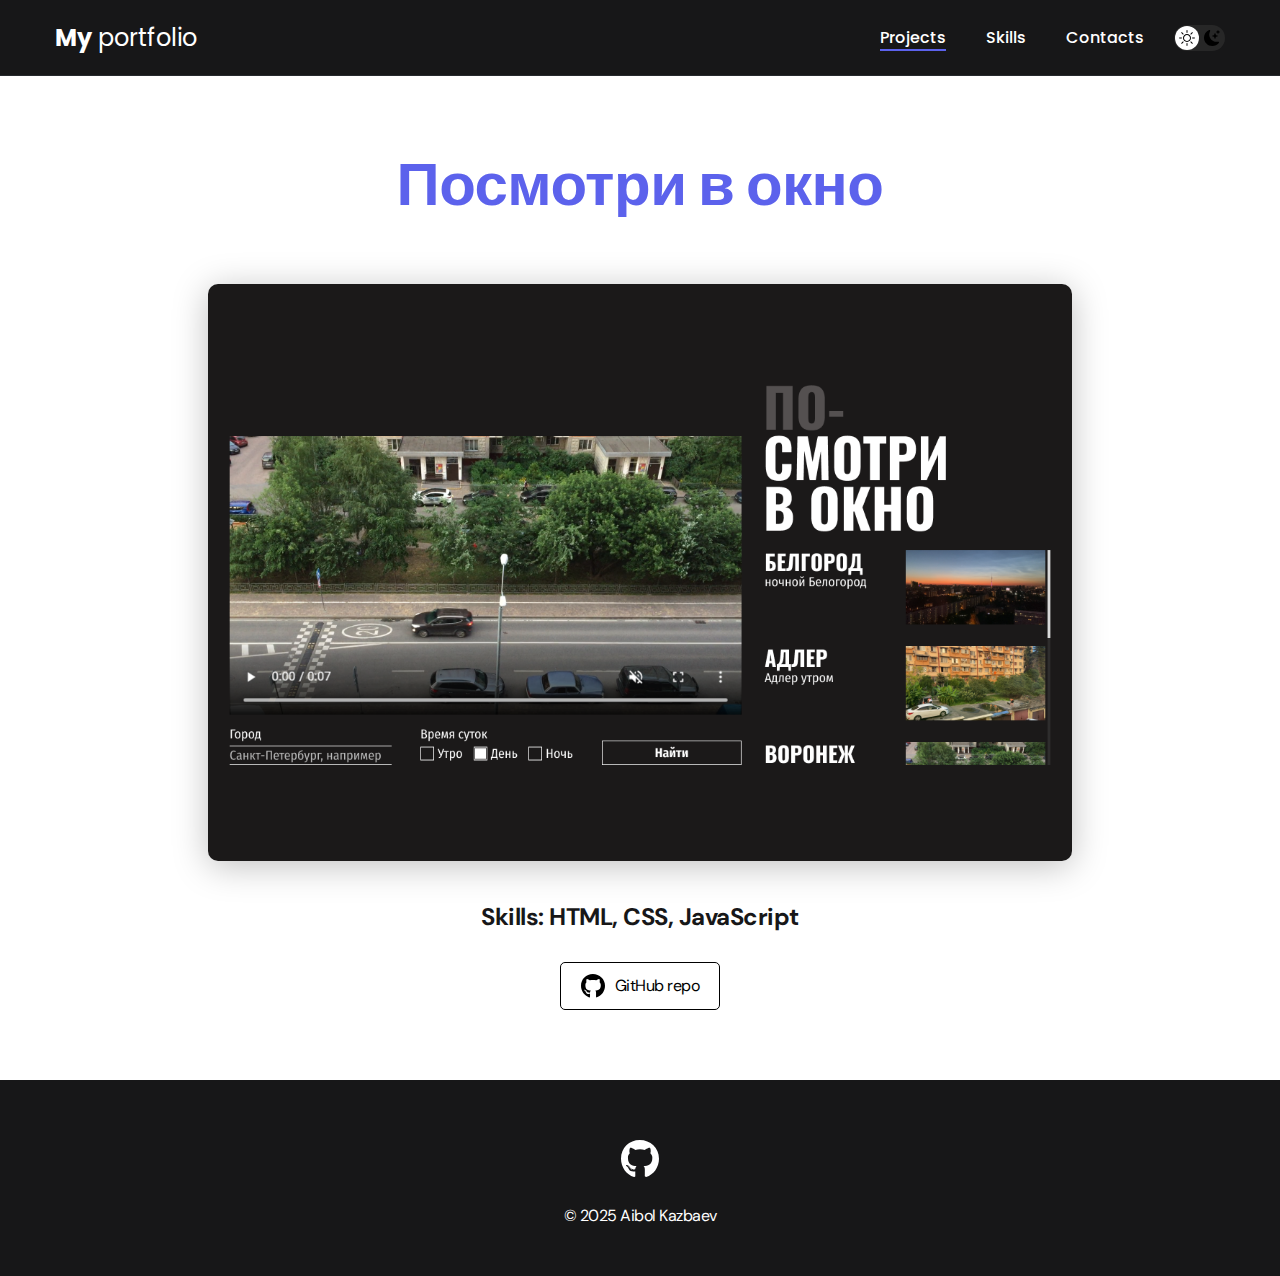
<file: pages/projects/posmotri-v-okno.html>
<!DOCTYPE html>
<html lang="en">
  <head>
    <meta charset="UTF-8" />
    <meta http-equiv="X-UA-Compatible" content="IE=edge" />
    <meta name="viewport" content="width=device-width, initial-scale=1.0" />
    <title>My portfolio</title>
    <link rel="stylesheet" href="./../../styles/main.css" />
  </head>
  <body>
    <nav class="nav">
      <div class="container">
        <div class="nav-row">
          <a href="./../../index.html" class="logo"
            ><strong>My</strong> portfolio</a
          >

          <button class="dark-mode-btn">
            <img
              src="./../../images/icons/sun.svg"
              alt="Light mode"
              class="dark-mode-btn__icon"
            />
            <img
              src="./../../images/icons/moon.svg"
              alt="Dark mode"
              class="dark-mode-btn__icon"
            />
          </button>

          <ul class="nav-list">
            <li class="nav-list__item">
              <a
                href="./../../#projects"
                class="nav-list__link nav-list__link--active"
                >Projects</a
              >
            </li>
            <li class="nav-list__item">
              <a href="./../skills.html" class="nav-list__link">Skills</a>
            </li>
            <li class="nav-list__item">
              <a href="./../contacts.html" class="nav-list__link">Contacts</a>
            </li>
          </ul>
        </div>
      </div>
    </nav>

    <main class="section">
      <div class="container">
        <div class="project-details">
          <h1 class="title-1">Посмотри в окно</h1>

          <a href="https://a160l.github.io/posmotri-v-okno/" target="_blank">
            <img
              src="./../../images/projects/posmotri-v-okno.png"
              alt=""
              class="project-details__cover"
            />
          </a>

          <div class="project-details__desc">
            <p>Skills: HTML, CSS, JavaScript</p>
          </div>

          <a
            href="https://github.com/A160L/posmotri-v-okno"
            class="btn-outline"
            target="_blank"
          >
            <img src="./../../images/icons/gitHub-black.svg" alt="GitHub" />
            GitHub repo
          </a>
        </div>
      </div>
    </main>

    <footer class="footer">
      <div class="container">
        <div class="footer__wrapper">
          <ul class="social">
            <li class="social__item">
              <a href="https://github.com/A160L" target="_blank"
                ><img src="./../../images/icons/gitHub.svg" alt="Link"
              /></a>
            </li>
          </ul>
          <div class="copyright">
            <p>© 2025 Aibol Kazbaev</p>
          </div>
        </div>
      </div>
    </footer>

    <script src="./../../scripts/script.js"></script>
  </body>
</html>
</file>
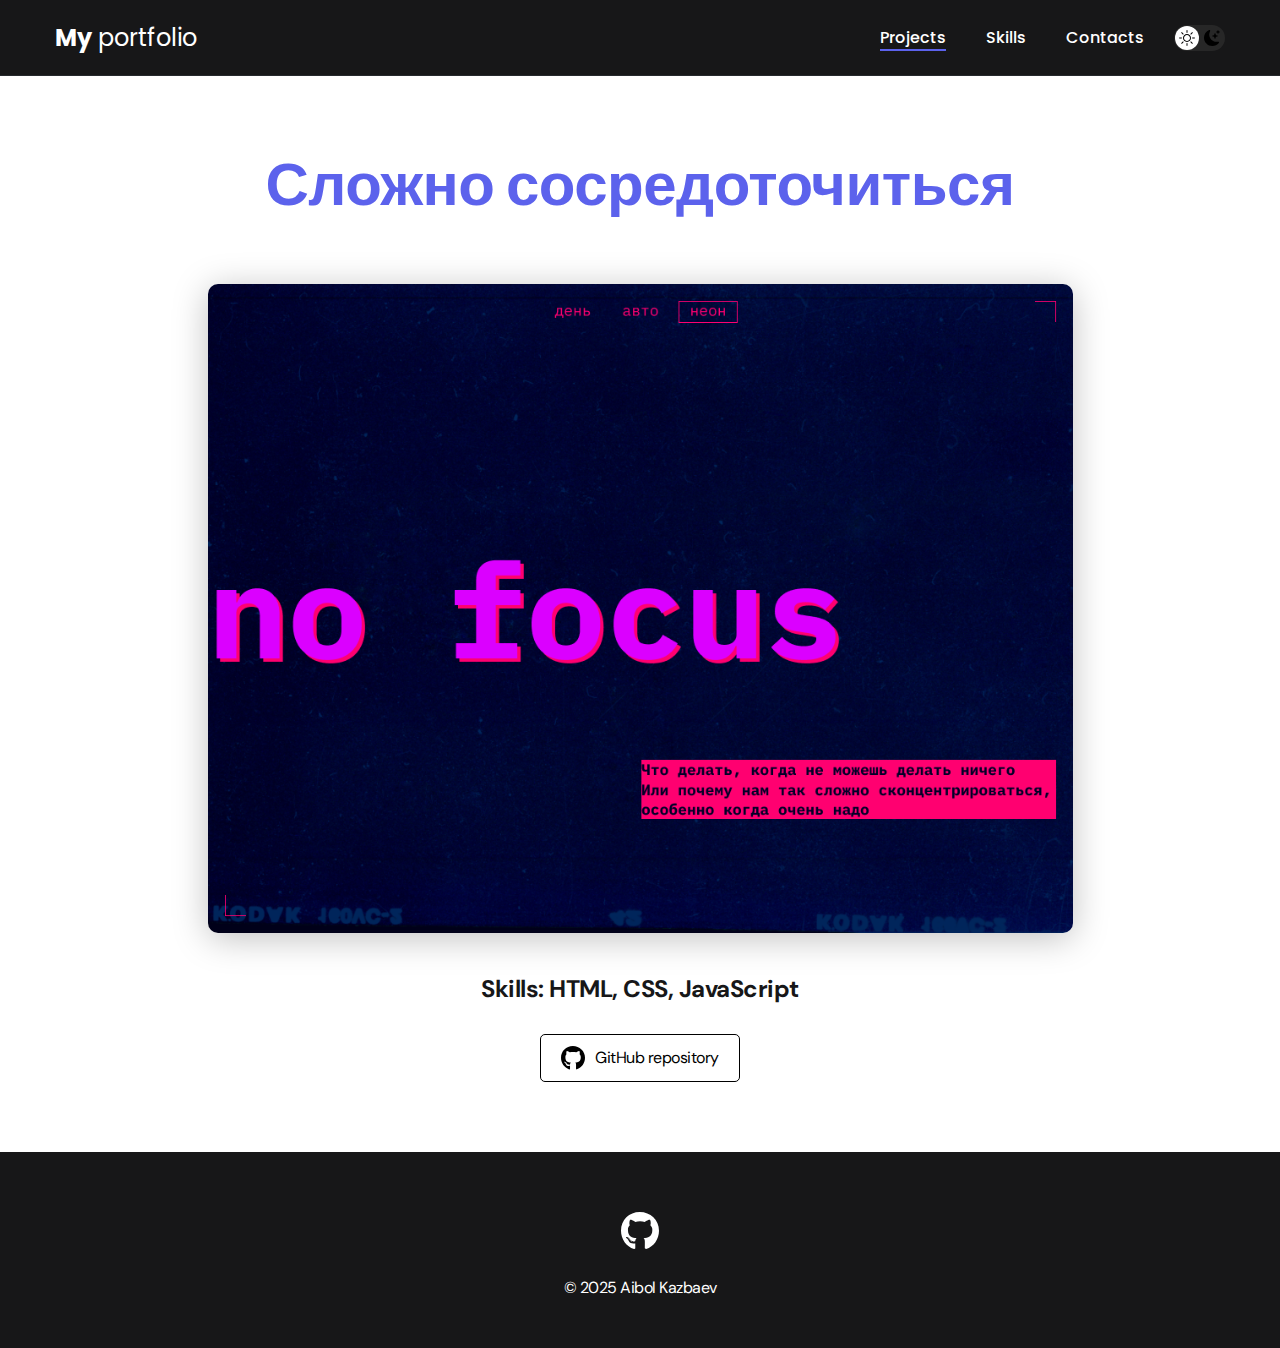
<file: pages/projects/slozhno-sosredotochitsya.html>
<!DOCTYPE html>
<html lang="en">
  <head>
    <meta charset="UTF-8" />
    <meta http-equiv="X-UA-Compatible" content="IE=edge" />
    <meta name="viewport" content="width=device-width, initial-scale=1.0" />
    <title>My portfolio</title>
    <link rel="stylesheet" href="./../../styles/main.css" />
  </head>
  <body>
    <nav class="nav">
      <div class="container">
        <div class="nav-row">
          <a href="./../../index.html" class="logo"
            ><strong>My</strong> portfolio</a
          >

          <button class="dark-mode-btn">
            <img
              src="./../../images/icons/sun.svg"
              alt="Light mode"
              class="dark-mode-btn__icon"
            />
            <img
              src="./../../images/icons/moon.svg"
              alt="Dark mode"
              class="dark-mode-btn__icon"
            />
          </button>

          <ul class="nav-list">
            <li class="nav-list__item">
              <a
                href="./../../#projects"
                class="nav-list__link nav-list__link--active"
                >Projects</a
              >
            </li>
            <li class="nav-list__item">
              <a href="./../skills.html" class="nav-list__link">Skills</a>
            </li>
            <li class="nav-list__item">
              <a href="./../contacts.html" class="nav-list__link">Contacts</a>
            </li>
          </ul>
        </div>
      </div>
    </nav>

    <main class="section">
      <div class="container">
        <div class="project-details">
          <h1 class="title-1">Сложно сосредоточиться</h1>

          <a
            href="https://a160l.github.io/slozhno-sosredotochitsya/"
            target="_blank"
          >
            <img
              src="./../../images/projects/slozhno-sosredotochitsya.png"
              alt=""
              class="project-details__cover"
            />
          </a>

          <div class="project-details__desc">
            <p>Skills: HTML, CSS, JavaScript</p>
          </div>

          <a
            href="https://github.com/A160L/slozhno-sosredotochitsya"
            class="btn-outline"
            target="_blank"
          >
            <img src="./../../images/icons/gitHub-black.svg" alt="GitHub" />
            GitHub repository
          </a>
        </div>
      </div>
    </main>

    <footer class="footer">
      <div class="container">
        <div class="footer__wrapper">
          <ul class="social">
            <li class="social__item">
              <a href="https://github.com/A160L" target="_blank"
                ><img src="./../../images/icons/gitHub.svg" alt="Link"
              /></a>
            </li>
          </ul>
          <div class="copyright">
            <p>© 2025 Aibol Kazbaev</p>
          </div>
        </div>
      </div>
    </footer>

    <script src="./../../scripts/script.js"></script>
  </body>
</html>
</file>
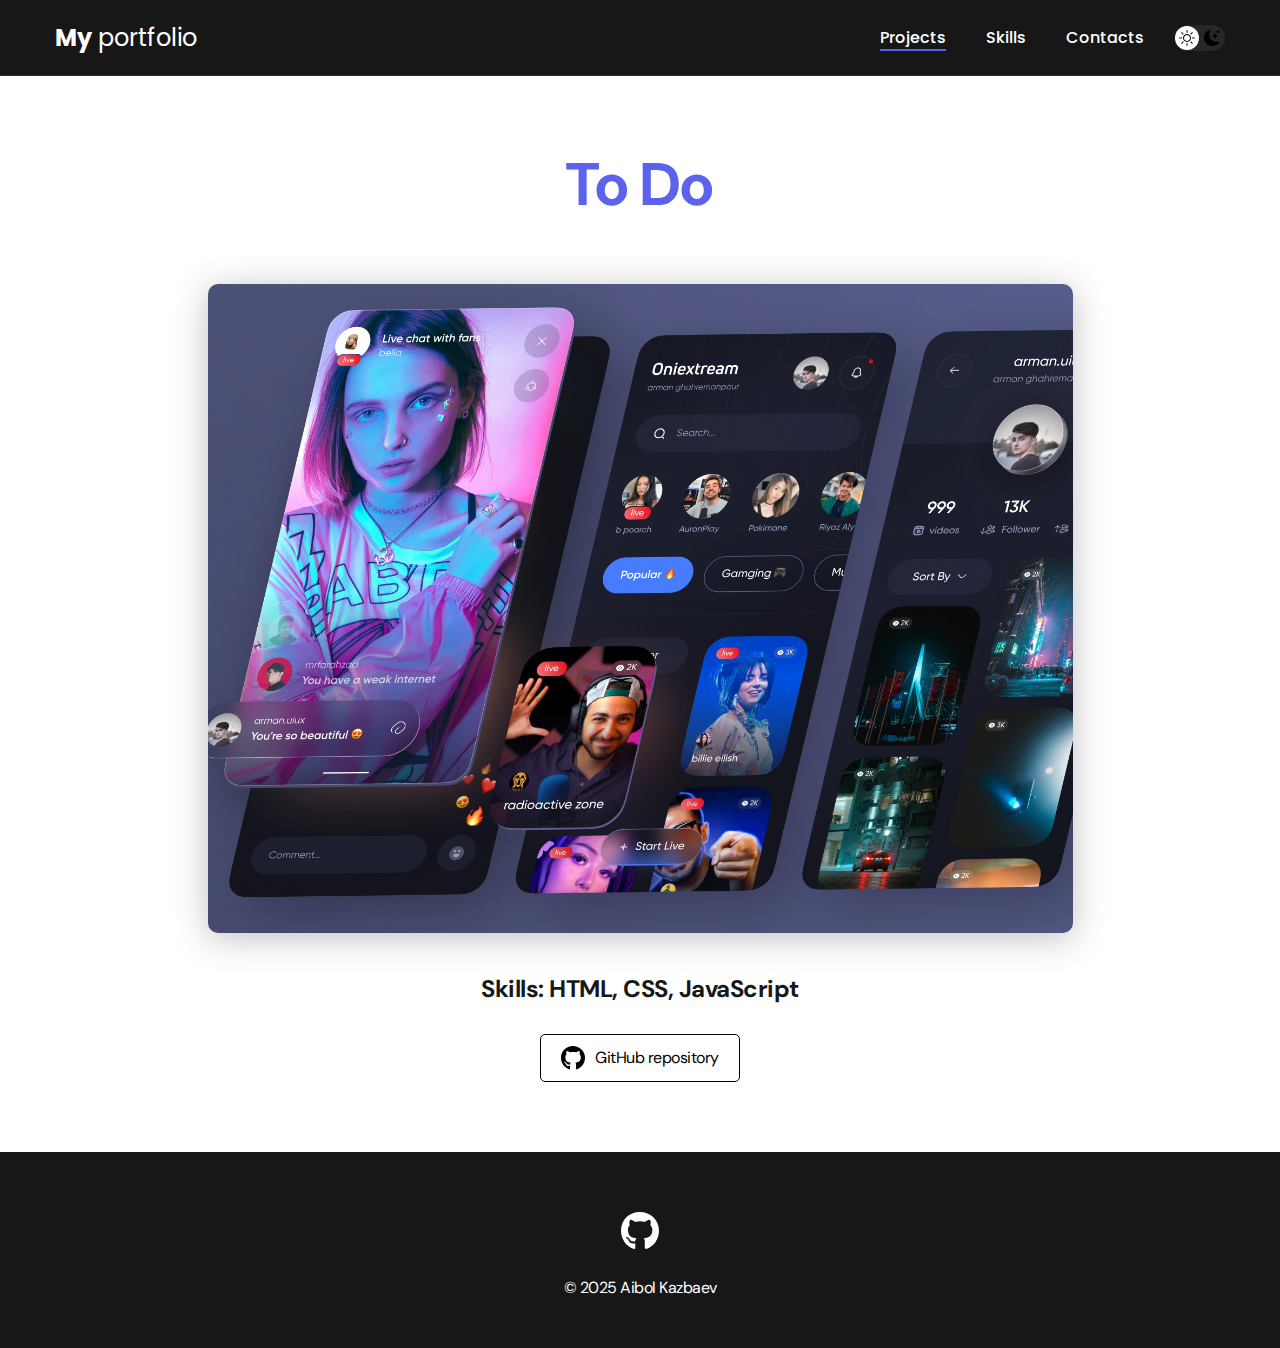
<file: pages/projects/to-do.html>
<!DOCTYPE html>
<html lang="en">
  <head>
    <meta charset="UTF-8" />
    <meta http-equiv="X-UA-Compatible" content="IE=edge" />
    <meta name="viewport" content="width=device-width, initial-scale=1.0" />
    <title>My portfolio</title>
    <link rel="stylesheet" href="./../../styles/main.css" />
  </head>
  <body>
    <nav class="nav">
      <div class="container">
        <div class="nav-row">
          <a href="./../../index.html" class="logo"
            ><strong>My</strong> portfolio</a
          >

          <button class="dark-mode-btn">
            <img
              src="./../../images/icons/sun.svg"
              alt="Light mode"
              class="dark-mode-btn__icon"
            />
            <img
              src="./../../images/icons/moon.svg"
              alt="Dark mode"
              class="dark-mode-btn__icon"
            />
          </button>

          <ul class="nav-list">
            <li class="nav-list__item">
              <a
                href="./../../#projects"
                class="nav-list__link nav-list__link--active"
                >Projects</a
              >
            </li>
            <li class="nav-list__item">
              <a href="./../skills.html" class="nav-list__link">Skills</a>
            </li>
            <li class="nav-list__item">
              <a href="./../contacts.html" class="nav-list__link">Contacts</a>
            </li>
          </ul>
        </div>
      </div>
    </nav>

    <main class="section">
      <div class="container">
        <div class="project-details">
          <h1 class="title-1">To Do</h1>

          <a href="https://a160l.github.io/to-do/" target="_blank">
            <img
              src="./../../images/projects/04-big.jpg"
              alt=""
              class="project-details__cover"
            />
          </a>

          <div class="project-details__desc">
            <p>Skills: HTML, CSS, JavaScript</p>
          </div>

          <a
            href="https://github.com/A160L/to-do"
            class="btn-outline"
            target="_blank"
          >
            <img src="./../../images/icons/gitHub-black.svg" alt="GitHub" />
            GitHub repository
          </a>
        </div>
      </div>
    </main>

    <footer class="footer">
      <div class="container">
        <div class="footer__wrapper">
          <ul class="social">
            <li class="social__item">
              <a href="https://github.com/A160L" target="_blank"
                ><img src="./../../images/icons/gitHub.svg" alt="Link"
              /></a>
            </li>
          </ul>
          <div class="copyright">
            <p>© 2025 Aibol Kazbaev</p>
          </div>
        </div>
      </div>
    </footer>

    <script src="./../../scripts/script.js"></script>
  </body>
</html>
</file>
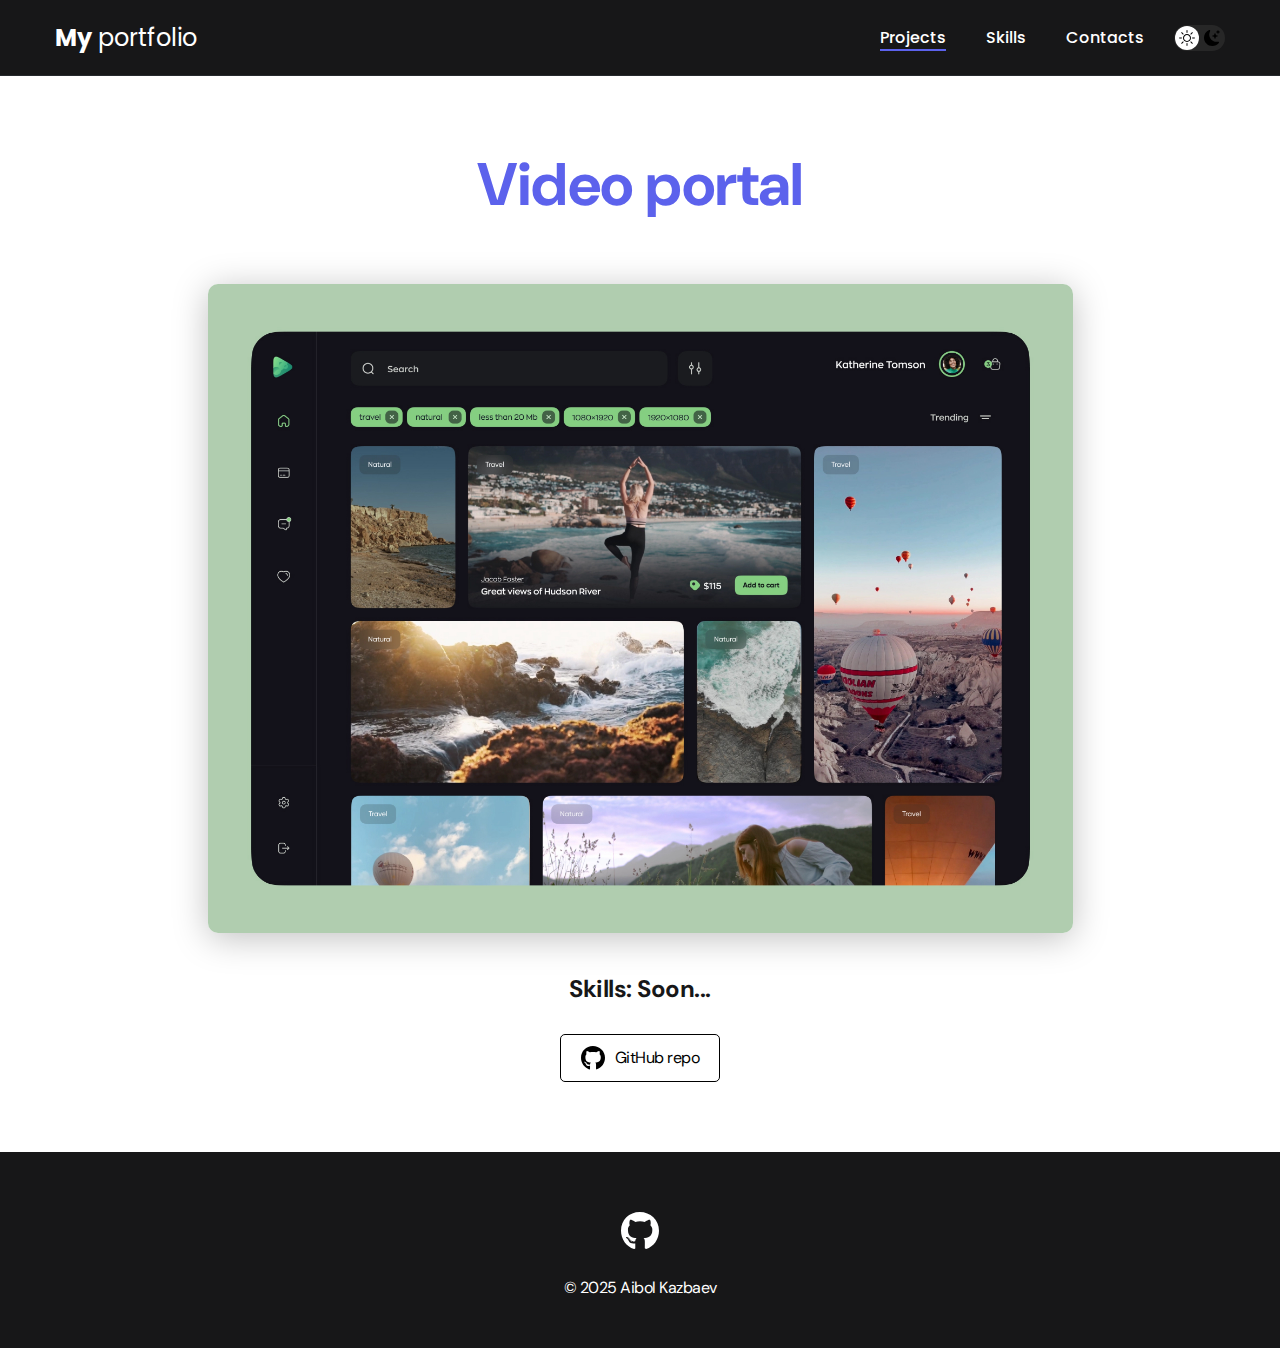
<file: pages/projects/video-portal.html>
<!DOCTYPE html>
<html lang="en">
  <head>
    <meta charset="UTF-8" />
    <meta http-equiv="X-UA-Compatible" content="IE=edge" />
    <meta name="viewport" content="width=device-width, initial-scale=1.0" />
    <title>My portfolio</title>
    <link rel="stylesheet" href="./../../styles/main.css" />
  </head>
  <body>
    <nav class="nav">
      <div class="container">
        <div class="nav-row">
          <a href="./../../index.html" class="logo"
            ><strong>My</strong> portfolio</a
          >

          <button class="dark-mode-btn">
            <img
              src="./../../images/icons/sun.svg"
              alt="Light mode"
              class="dark-mode-btn__icon"
            />
            <img
              src="./../../images/icons/moon.svg"
              alt="Dark mode"
              class="dark-mode-btn__icon"
            />
          </button>

          <ul class="nav-list">
            <li class="nav-list__item">
              <a
                href="./../../#projects"
                class="nav-list__link nav-list__link--active"
                >Projects</a
              >
            </li>
            <li class="nav-list__item">
              <a href="./../skills.html" class="nav-list__link">Skills</a>
            </li>
            <li class="nav-list__item">
              <a href="./../contacts.html" class="nav-list__link">Contacts</a>
            </li>
          </ul>
        </div>
      </div>
    </nav>

    <main class="section">
      <div class="container">
        <div class="project-details">
          <h1 class="title-1">Video portal</h1>

          <a href="#" target="_blank">
            <img
              src="./../../images/projects/03-big.jpg"
              alt=""
              class="project-details__cover"
            />
          </a>

          <div class="project-details__desc">
            <p>Skills: Soon...</p>
          </div>

          <a
            href="https://github.com/A160L"
            class="btn-outline"
            target="_blank"
          >
            <img src="./../../images/icons/gitHub-black.svg" alt="" />
            GitHub repo
          </a>
        </div>
      </div>
    </main>

    <footer class="footer">
      <div class="container">
        <div class="footer__wrapper">
          <ul class="social">
            <li class="social__item">
              <a href="https://github.com/A160L" target="_blank"
                ><img src="./../../images/icons/gitHub.svg" alt="Link"
              /></a>
            </li>
          </ul>
          <div class="copyright">
            <p>© 2025 Aibol Kazbaev</p>
          </div>
        </div>
      </div>
    </footer>

    <script src="./../../scripts/script.js"></script>
  </body>
</html>
</file>
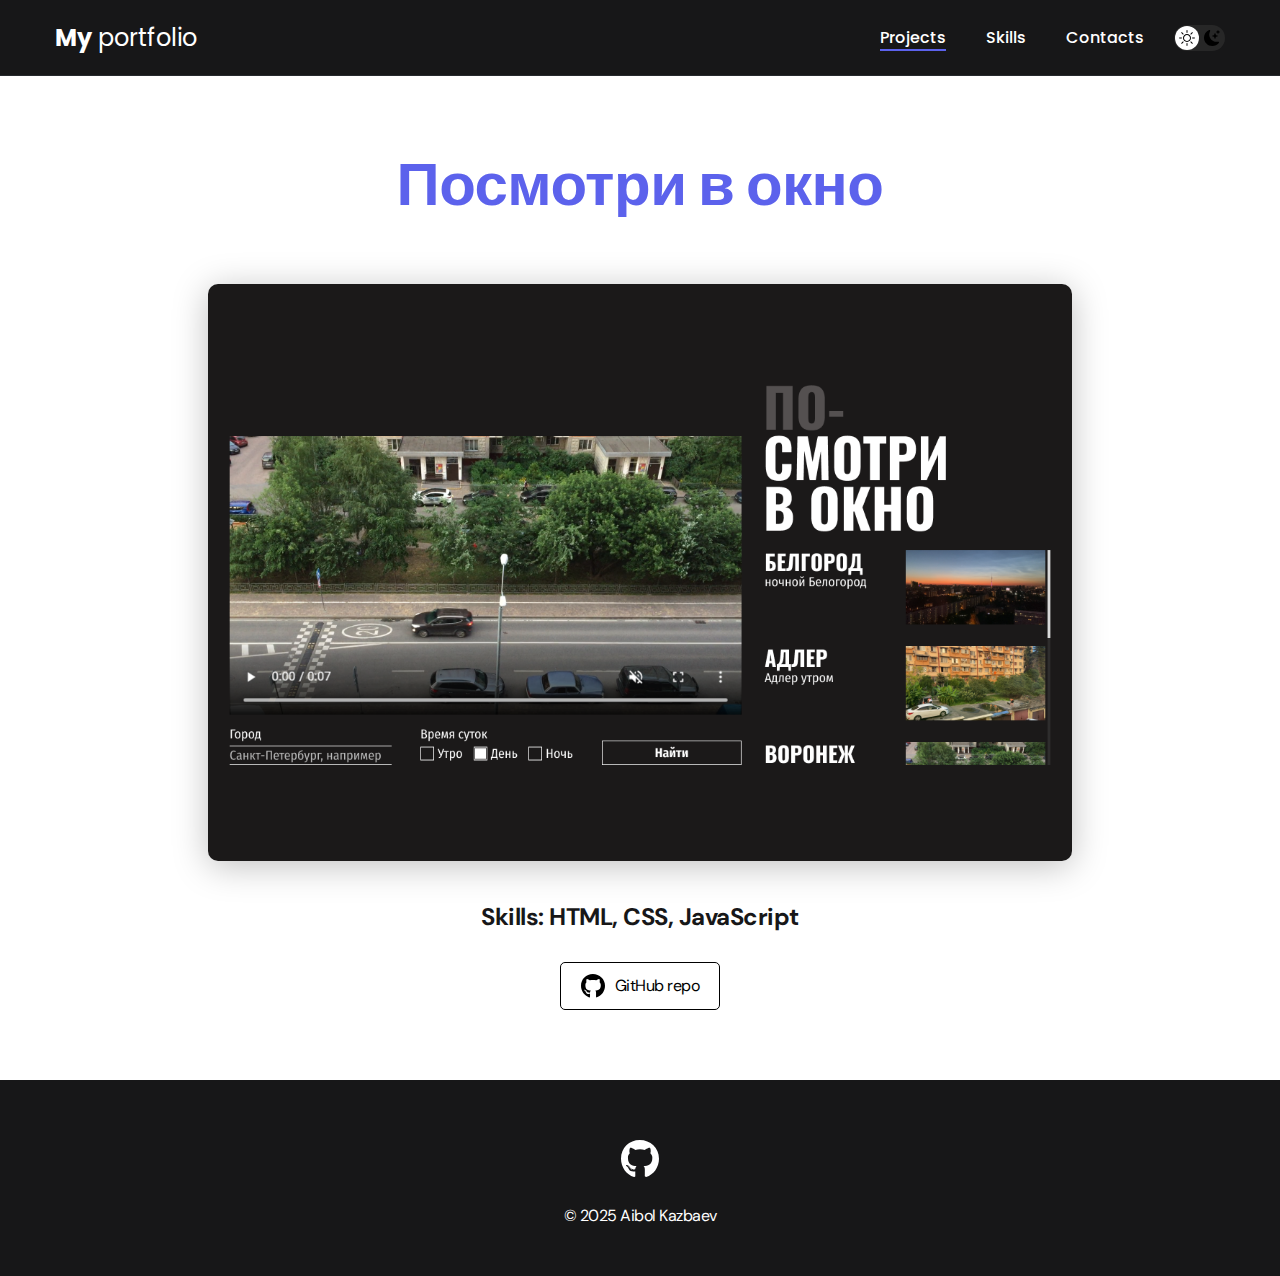
<file: pages/projects/video-service.html>
<!DOCTYPE html>
<html lang="en">
  <head>
    <meta charset="UTF-8" />
    <meta http-equiv="X-UA-Compatible" content="IE=edge" />
    <meta name="viewport" content="width=device-width, initial-scale=1.0" />
    <title>My portfolio</title>
    <link rel="stylesheet" href="./../../styles/main.css" />
  </head>
  <body>
    <nav class="nav">
      <div class="container">
        <div class="nav-row">
          <a href="./../../index.html" class="logo"
            ><strong>My</strong> portfolio</a
          >

          <button class="dark-mode-btn">
            <img
              src="./../../images/icons/sun.svg"
              alt="Light mode"
              class="dark-mode-btn__icon"
            />
            <img
              src="./../../images/icons/moon.svg"
              alt="Dark mode"
              class="dark-mode-btn__icon"
            />
          </button>

          <ul class="nav-list">
            <li class="nav-list__item">
              <a
                href="./../../index.html"
                class="nav-list__link nav-list__link--active"
                >Projects</a
              >
            </li>
            <li class="nav-list__item">
              <a href="./../skills.html" class="nav-list__link">Skills</a>
            </li>
            <li class="nav-list__item">
              <a href="./../contacts.html" class="nav-list__link">Contacts</a>
            </li>
          </ul>
        </div>
      </div>
    </nav>

    <main class="section">
      <div class="container">
        <div class="project-details">
          <h1 class="title-1">Посмотри в окно</h1>

          <a href="https://a160l.github.io/posmotri-v-okno/" target="_blank">
            <img
              src="./../../images/projects/posmotri-v-okno.png"
              alt=""
              class="project-details__cover"
            />
          </a>

          <div class="project-details__desc">
            <p>Skills: HTML, CSS, JavaScript</p>
          </div>

          <a
            href="https://github.com/A160L/posmotri-v-okno"
            class="btn-outline"
            target="_blank"
          >
            <img src="./../../images/icons/gitHub-black.svg" alt="GitHub" />
            GitHub repo
          </a>
        </div>
      </div>
    </main>

    <footer class="footer">
      <div class="container">
        <div class="footer__wrapper">
          <ul class="social">
            <li class="social__item">
              <a href="https://github.com/A160L" target="_blank"
                ><img src="./../../images/icons/gitHub.svg" alt="Link"
              /></a>
            </li>
          </ul>
          <div class="copyright">
            <p>© 2025 Aibol Kazbaev</p>
          </div>
        </div>
      </div>
    </footer>

    <script src="./../../scripts/script.js"></script>
  </body>
</html>
</file>
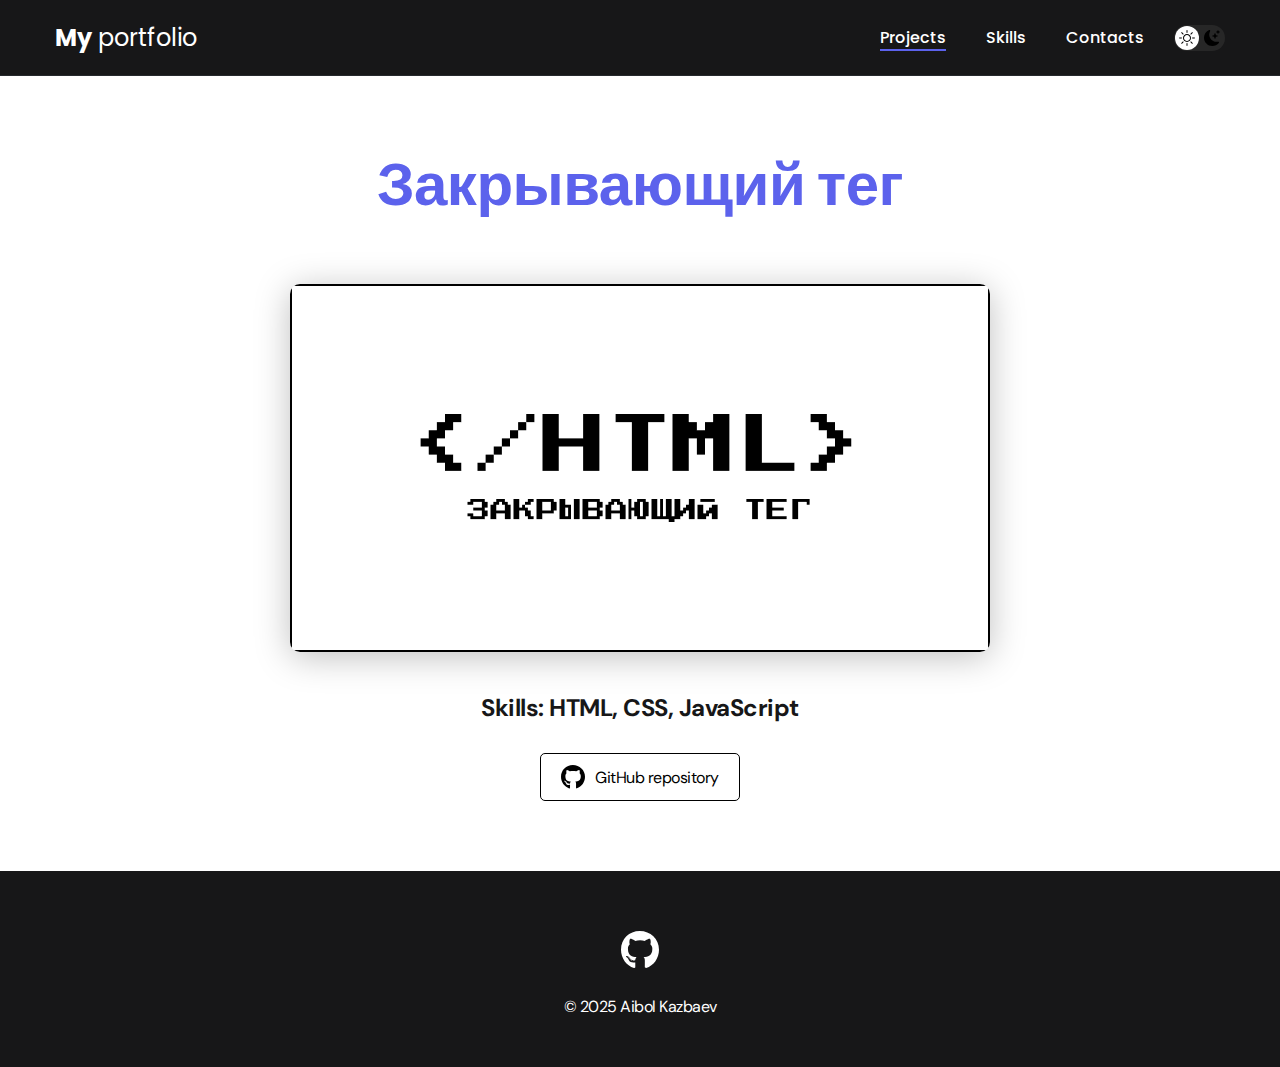
<file: pages/projects/zakrivayuschiy-teg.html>
<!DOCTYPE html>
<html lang="en">
  <head>
    <meta charset="UTF-8" />
    <meta http-equiv="X-UA-Compatible" content="IE=edge" />
    <meta name="viewport" content="width=device-width, initial-scale=1.0" />
    <title>My portfolio</title>
    <link rel="stylesheet" href="./../../styles/main.css" />
  </head>
  <body>
    <nav class="nav">
      <div class="container">
        <div class="nav-row">
          <a href="./../../index.html" class="logo"
            ><strong>My</strong> portfolio</a
          >

          <button class="dark-mode-btn">
            <img
              src="./../../images/icons/sun.svg"
              alt="Light mode"
              class="dark-mode-btn__icon"
            />
            <img
              src="./../../images/icons/moon.svg"
              alt="Dark mode"
              class="dark-mode-btn__icon"
            />
          </button>

          <ul class="nav-list">
            <li class="nav-list__item">
              <a
                href="./../../#projects"
                class="nav-list__link nav-list__link--active"
                >Projects</a
              >
            </li>
            <li class="nav-list__item">
              <a href="./../skills.html" class="nav-list__link">Skills</a>
            </li>
            <li class="nav-list__item">
              <a href="./../contacts.html" class="nav-list__link">Contacts</a>
            </li>
          </ul>
        </div>
      </div>
    </nav>

    <main class="section">
      <div class="container">
        <div class="project-details">
          <h1 class="title-1">Закрывающий тег</h1>

          <a href="https://a160l.github.io/to-do/" target="_blank">
            <img
              src="./../../images/projects/zakrivayuschiy-teg.png"
              alt=""
              class="project-details__cover"
            />
          </a>

          <div class="project-details__desc">
            <p>Skills: HTML, CSS, JavaScript</p>
          </div>

          <a
            href="https://github.com/A160L/zakrivayuschiy-teg"
            class="btn-outline"
            target="_blank"
          >
            <img src="./../../images/icons/gitHub-black.svg" alt="GitHub" />
            GitHub repository
          </a>
        </div>
      </div>
    </main>

    <footer class="footer">
      <div class="container">
        <div class="footer__wrapper">
          <ul class="social">
            <li class="social__item">
              <a href="https://github.com/A160L" target="_blank"
                ><img src="./../../images/icons/gitHub.svg" alt="Link"
              /></a>
            </li>
          </ul>
          <div class="copyright">
            <p>© 2025 Aibol Kazbaev</p>
          </div>
        </div>
      </div>
    </footer>

    <script src="./../../scripts/script.js"></script>
  </body>
</html>
</file>
<file: styles/main.css>
@import "./reset.css";
@import url("https://fonts.googleapis.com/css2?family=DM+Sans:wght@400;500;700&family=Poppins:wght@400;500;700&display=swap");

/*
font-family: 'DM Sans', sans-serif;
font-family: 'Poppins', sans-serif;
*/

/* * {
    border: 1px solid red;
} */

:root {
  --blackpure: #000;
  --black: #171718;
  --black-border: #26292d;
  --white: #fff;
  --purple: #5c62ec;

  --text-color: var(--black);

  --dark-bg: var(--black);
  --dark-border: var(--black-border);
  --header-text: var(--white);
  --accent: var(--purple);

  /* Light mode */
  --page-bg: var(--white);
  --text-color: var(--black);

  --title-1: var(--accent);

  --project-card-bg: var(--white);
  --project-card-text: var(--black);
  --box-shadow: 0px 5px 35px rgba(0, 0, 0, 0.25);
}

.dark {
  /* Dark mode */
  --page-bg: #252526;
  --text-color: var(--white);

  --title-1: var(--white);

  --project-card-bg: var(--black);
  --project-card-text: var(--white);
  --box-shadow: 0px 5px 35px rgba(0, 0, 0, 0.8);
}

html,
body {
  display: flex;
  flex-direction: column;
  min-height: 100vh;

  font-family: "DM Sans", sans-serif;
  letter-spacing: -0.5px;

  /* Light mode */
  background-color: var(--page-bg);
  color: var(--text-color);

  scroll-behavior: smooth;
}

/* General */

.container {
  margin: 0 auto;
  padding: 0 15px;
  max-width: 1200px;
}

.none {
  display: none !important;
}

.section {
  padding: 70px 0;
}

.title-1 {
  margin-bottom: 60px;

  font-size: 60px;
  font-weight: 700;
  line-height: 1.3;
  color: var(--title-1);
  text-align: center;
}

.title-2 {
  margin-bottom: 20px;

  font-size: 40px;
  font-weight: 700;
  line-height: 1.3;
}

/* Nav */

.nav {
  padding: 20px 0;
  border-bottom: 1px solid var(--dark-border);
  background-color: var(--dark-bg);
  color: var(--header-text);
  letter-spacing: normal;
}

.nav-row {
  display: flex;
  justify-content: flex-end;
  align-items: center;
  column-gap: 30px;
  row-gap: 20px;
  flex-wrap: wrap;
}

.logo {
  margin-right: auto;
  color: var(--header-text);
  font-size: 24px;
  font-family: "Poppins", sans-serif;
}

.logo strong {
  font-weight: 700;
}

.nav-list {
  display: flex;
  flex-wrap: wrap;
  row-gap: 10px;
  align-items: center;
  column-gap: 40px;
  font-size: 16px;
  font-weight: 500;
  font-family: "Poppins", sans-serif;
}

.nav-list__link {
  color: var(--header-text);
  transition: opacity 0.2s ease-in;
}

.nav-list__link:hover {
  opacity: 0.8;
}

.nav-list__link--active {
  position: relative;
}

.nav-list__link--active::before {
  content: "";

  position: absolute;
  left: 0;
  top: 100%;

  display: block;
  height: 2px;
  width: 100%;
  background-color: var(--accent);
}

/* Dark mode btn */

.dark-mode-btn {
  order: 9;

  position: relative;
  display: flex;
  justify-content: space-between;

  width: 51px;
  height: 26px;
  padding: 5px;

  border-radius: 50px;
  background-color: #272727;
}

.dark-mode-btn::before {
  content: "";

  position: absolute;
  top: 1px;
  left: 1px;

  display: block;
  width: 24px;
  height: 24px;

  border-radius: 50%;
  background-color: var(--white);

  transition: left 0.2s ease-in;
}

.dark-mode-btn--active::before {
  left: 26px;
}

.dark-mode-btn__icon {
  position: relative;
  z-index: 9;
}

/* Header */

.header {
  padding: 40px 0;
  min-height: 695px;

  display: flex;
  justify-content: center;
  align-items: center;

  background-color: var(--dark-bg);
  background-image: url("./../images/header-bg.png");
  background-repeat: no-repeat;
  background-size: auto;
  background-position: center center;

  color: var(--header-text);
  text-align: center;
}

.header__wrapper {
  padding: 0 15px;
  max-width: 660px;
}

.header__title {
  margin-bottom: 20px;
  font-size: 40px;
  font-weight: 700;
  line-height: 1.4;
}

.header__title strong {
  font-size: 60px;
  font-weight: 700;
}

.header__title em {
  font-style: normal;
  color: var(--accent);
}

/* Btn outline */

.btn-outline {
  display: flex;
  column-gap: 10px;
  align-items: center;

  height: 48px;
  padding: 12px 20px;

  border-radius: 5px;
  border: 1px solid var(--blackpure);
  background-color: var(--white);
  color: var(--blackpure);

  transition: opacity 0.2s ease-in;
}

.btn-outline:hover {
  opacity: 0.8;
}

.btn-outline:active {
  position: relative;
  top: 1px;
}

/* Projects  */

.projects {
  display: flex;
  justify-content: center;
  flex-wrap: wrap;
  column-gap: 30px;
  row-gap: 30px;
}

.project {
  max-width: 370px;
  background-color: var(--project-card-bg);
  box-shadow: var(--box-shadow);
  border-radius: 10px;
}

.project__img {
  height: 278px;
  border-radius: 10px;
}

.project__title {
  padding: 15px 20px 25px;
  font-weight: 700;
  font-size: 24px;
  line-height: 1.3;
  color: var(--project-card-text);
}

/* Project details */

.project-details {
  margin: 0 auto;
  max-width: 865px;

  display: flex;
  flex-direction: column;
  align-items: center;

  text-align: center;
}

.project-details__cover {
  max-width: 100%;
  margin-bottom: 40px;

  box-shadow: 0px 5px 35px rgba(0, 0, 0, 0.25);
  border-radius: 10px;
}

.project-details__desc {
  margin-bottom: 30px;

  font-weight: 700;
  font-size: 24px;
  line-height: 1.3;
}

/* Content list */

.content-list {
  margin: 0 auto;
  max-width: 570px;
  display: flex;
  flex-direction: column;
  align-items: center;
  row-gap: 40px;
  text-align: center;
}

.content-list a {
  color: var(--accent);
}

.content-list__item {
  font-size: 18px;
  line-height: 1.5;
}

.content-list__item p + p {
  margin-top: 0.5em;
}

/* Footer */

.footer {
  margin-top: auto;
  padding: 60px 0 50px;
  background-color: var(--dark-bg);
  color: var(--header-text);
}

.footer__wrapper {
  display: flex;
  flex-direction: column;
  align-items: center;
  row-gap: 27px;
}

.social {
  display: flex;
  column-gap: 30px;
  align-items: center;
}

.copyright {
  font-size: 16px;
}

.copyright p + p {
  margin-top: 0.5em;
}

@media (max-width: 620px) {
  /* Header  */

  .header {
    min-height: unset;
  }

  .header__title {
    font-size: 30px;
  }

  .header__title strong {
    font-size: 40px;
  }

  /* Nav */

  .nav-row {
    justify-content: space-between;
  }

  .dark-mode-btn {
    order: 0;
  }

  /* General */

  .section {
    padding: 40px 0;
  }

  .title-1 {
    margin-bottom: 30px;
    font-size: 40px;
  }

  .title-2 {
    margin-bottom: 10px;
    font-size: 30px;
  }

  /* Projects */

  .project__title {
    font-size: 22px;
  }

  /* Project page */

  .project-details__desc {
    margin-bottom: 20px;
    font-size: 22px;
  }

  /* Content List */

  .content-list {
    row-gap: 20px;
  }

  .content-list__item {
    font-size: 16px;
  }

  /* Footer */

  .footer {
    padding: 40px 0 30px;
  }

  .footer__wrapper {
    row-gap: 20px;
  }

  /* Social */

  .social {
    column-gap: 20px;
  }

  .social__item {
    width: 28px;
  }
}
</file>
<file: css/main.css>
@import "./reset.css";
@import url("https://fonts.googleapis.com/css2?family=DM+Sans:wght@400;500;700&family=Poppins:wght@400;500;700&display=swap");

/*
font-family: 'DM Sans', sans-serif;
font-family: 'Poppins', sans-serif;
*/

/* * {
    border: 1px solid red;
} */

:root {
  --blackpure: #000;
  --black: #171718;
  --black-border: #26292d;
  --white: #fff;
  --purple: #5c62ec;

  --text-color: var(--black);

  --dark-bg: var(--black);
  --dark-border: var(--black-border);
  --header-text: var(--white);
  --accent: var(--purple);

  /* Light mode */
  --page-bg: var(--white);
  --text-color: var(--black);

  --title-1: var(--accent);

  --project-card-bg: var(--white);
  --project-card-text: var(--black);
  --box-shadow: 0px 5px 35px rgba(0, 0, 0, 0.25);
}

.dark {
  /* Dark mode */
  --page-bg: #252526;
  --text-color: var(--white);

  --title-1: var(--white);

  --project-card-bg: var(--black);
  --project-card-text: var(--white);
  --box-shadow: 0px 5px 35px rgba(0, 0, 0, 0.8);
}

html,
body {
  display: flex;
  flex-direction: column;
  min-height: 100vh;

  font-family: "DM Sans", sans-serif;
  letter-spacing: -0.5px;

  /* Light mode */
  background-color: var(--page-bg);
  color: var(--text-color);
}

/* General */

.container {
  margin: 0 auto;
  padding: 0 15px;
  max-width: 1200px;
}

.none {
  display: none !important;
}

.section {
  padding: 70px 0;
}

.title-1 {
  margin-bottom: 60px;

  font-size: 60px;
  font-weight: 700;
  line-height: 1.3;
  color: var(--title-1);
  text-align: center;
}

.title-2 {
  margin-bottom: 20px;

  font-size: 40px;
  font-weight: 700;
  line-height: 1.3;
}

/* Nav */

.nav {
  padding: 20px 0;
  border-bottom: 1px solid var(--dark-border);
  background-color: var(--dark-bg);
  color: var(--header-text);
  letter-spacing: normal;
}

.nav-row {
  display: flex;
  justify-content: flex-end;
  align-items: center;
  column-gap: 30px;
  row-gap: 20px;
  flex-wrap: wrap;
}

.logo {
  margin-right: auto;
  color: var(--header-text);
  font-size: 24px;
  font-family: "Poppins", sans-serif;
}

.logo strong {
  font-weight: 700;
}

.nav-list {
  display: flex;
  flex-wrap: wrap;
  row-gap: 10px;
  align-items: center;
  column-gap: 40px;
  font-size: 16px;
  font-weight: 500;
  font-family: "Poppins", sans-serif;
}

.nav-list__link {
  color: var(--header-text);
  transition: opacity 0.2s ease-in;
}

.nav-list__link:hover {
  opacity: 0.8;
}

.nav-list__link--active {
  position: relative;
}

.nav-list__link--active::before {
  content: "";

  position: absolute;
  left: 0;
  top: 100%;

  display: block;
  height: 2px;
  width: 100%;
  background-color: var(--accent);
}

/* Dark mode btn */

.dark-mode-btn {
  order: 9;

  position: relative;
  display: flex;
  justify-content: space-between;

  width: 51px;
  height: 26px;
  padding: 5px;

  border-radius: 50px;
  background-color: #272727;
}

.dark-mode-btn::before {
  content: "";

  position: absolute;
  top: 1px;
  left: 1px;

  display: block;
  width: 24px;
  height: 24px;

  border-radius: 50%;
  background-color: var(--white);

  transition: left 0.2s ease-in;
}

.dark-mode-btn--active::before {
  left: 26px;
}

.dark-mode-btn__icon {
  position: relative;
  z-index: 9;
}

/* Header */

.header {
  padding: 40px 0;
  min-height: 695px;

  display: flex;
  justify-content: center;
  align-items: center;

  background-color: var(--dark-bg);
  background-image: url("./../img/header-bg.png");
  background-repeat: no-repeat;
  background-size: auto;
  background-position: center center;

  color: var(--header-text);
  text-align: center;
}

.header__wrapper {
  padding: 0 15px;
  max-width: 660px;
}

.header__title {
  margin-bottom: 20px;
  font-size: 40px;
  font-weight: 700;
  line-height: 1.4;
}

.header__title strong {
  font-size: 60px;
  font-weight: 700;
}

.header__title em {
  font-style: normal;
  color: var(--accent);
}

/* Btn outline */

.btn-outline {
  display: flex;
  column-gap: 10px;
  align-items: center;

  height: 48px;
  padding: 12px 20px;

  border-radius: 5px;
  border: 1px solid var(--blackpure);
  background-color: var(--white);
  color: var(--blackpure);

  transition: opacity 0.2s ease-in;
}

.btn-outline:hover {
  opacity: 0.8;
}

.btn-outline:active {
  position: relative;
  top: 1px;
}

/* Projects  */

.projects {
  display: flex;
  justify-content: center;
  flex-wrap: wrap;
  column-gap: 30px;
  row-gap: 30px;
}

.project {
  max-width: 370px;
  background-color: var(--project-card-bg);
  box-shadow: var(--box-shadow);
  border-radius: 10px;
}

.project__img {
  border-radius: 10px;
}

.project__title {
  padding: 15px 20px 25px;
  font-weight: 700;
  font-size: 24px;
  line-height: 1.3;
  color: var(--project-card-text);
}

/* Project details */

.project-details {
  margin: 0 auto;
  max-width: 865px;

  display: flex;
  flex-direction: column;
  align-items: center;

  text-align: center;
}

.project-details__cover {
  max-width: 100%;
  margin-bottom: 40px;

  box-shadow: 0px 5px 35px rgba(0, 0, 0, 0.25);
  border-radius: 10px;
}

.project-details__desc {
  margin-bottom: 30px;

  font-weight: 700;
  font-size: 24px;
  line-height: 1.3;
}

/* Content list */

.content-list {
  margin: 0 auto;
  max-width: 570px;
  display: flex;
  flex-direction: column;
  align-items: center;
  row-gap: 40px;
  text-align: center;
}

.content-list a {
  color: var(--accent);
}

.content-list__item {
  font-size: 18px;
  line-height: 1.5;
}

.content-list__item p + p {
  margin-top: 0.5em;
}

/* Footer */

.footer {
  margin-top: auto;
  padding: 60px 0 50px;
  background-color: var(--dark-bg);
  color: var(--header-text);
}

.footer__wrapper {
  display: flex;
  flex-direction: column;
  align-items: center;
  row-gap: 27px;
}

.social {
  display: flex;
  column-gap: 30px;
  align-items: center;
}

.copyright {
  font-size: 16px;
}

.copyright p + p {
  margin-top: 0.5em;
}

@media (max-width: 620px) {
  /* Header  */

  .header {
    min-height: unset;
  }

  .header__title {
    font-size: 30px;
  }

  .header__title strong {
    font-size: 40px;
  }

  /* Nav */

  .nav-row {
    justify-content: space-between;
  }

  .dark-mode-btn {
    order: 0;
  }

  /* General */

  .section {
    padding: 40px 0;
  }

  .title-1 {
    margin-bottom: 30px;
    font-size: 40px;
  }

  .title-2 {
    margin-bottom: 10px;
    font-size: 30px;
  }

  /* Projects */

  .project__title {
    font-size: 22px;
  }

  /* Project page */

  .project-details__desc {
    margin-bottom: 20px;
    font-size: 22px;
  }

  /* Content List */

  .content-list {
    row-gap: 20px;
  }

  .content-list__item {
    font-size: 16px;
  }

  /* Footer */

  .footer {
    padding: 40px 0 30px;
  }

  .footer__wrapper {
    row-gap: 20px;
  }

  /* Social */

  .social {
    column-gap: 20px;
  }

  .social__item {
    width: 28px;
  }
}
</file>
